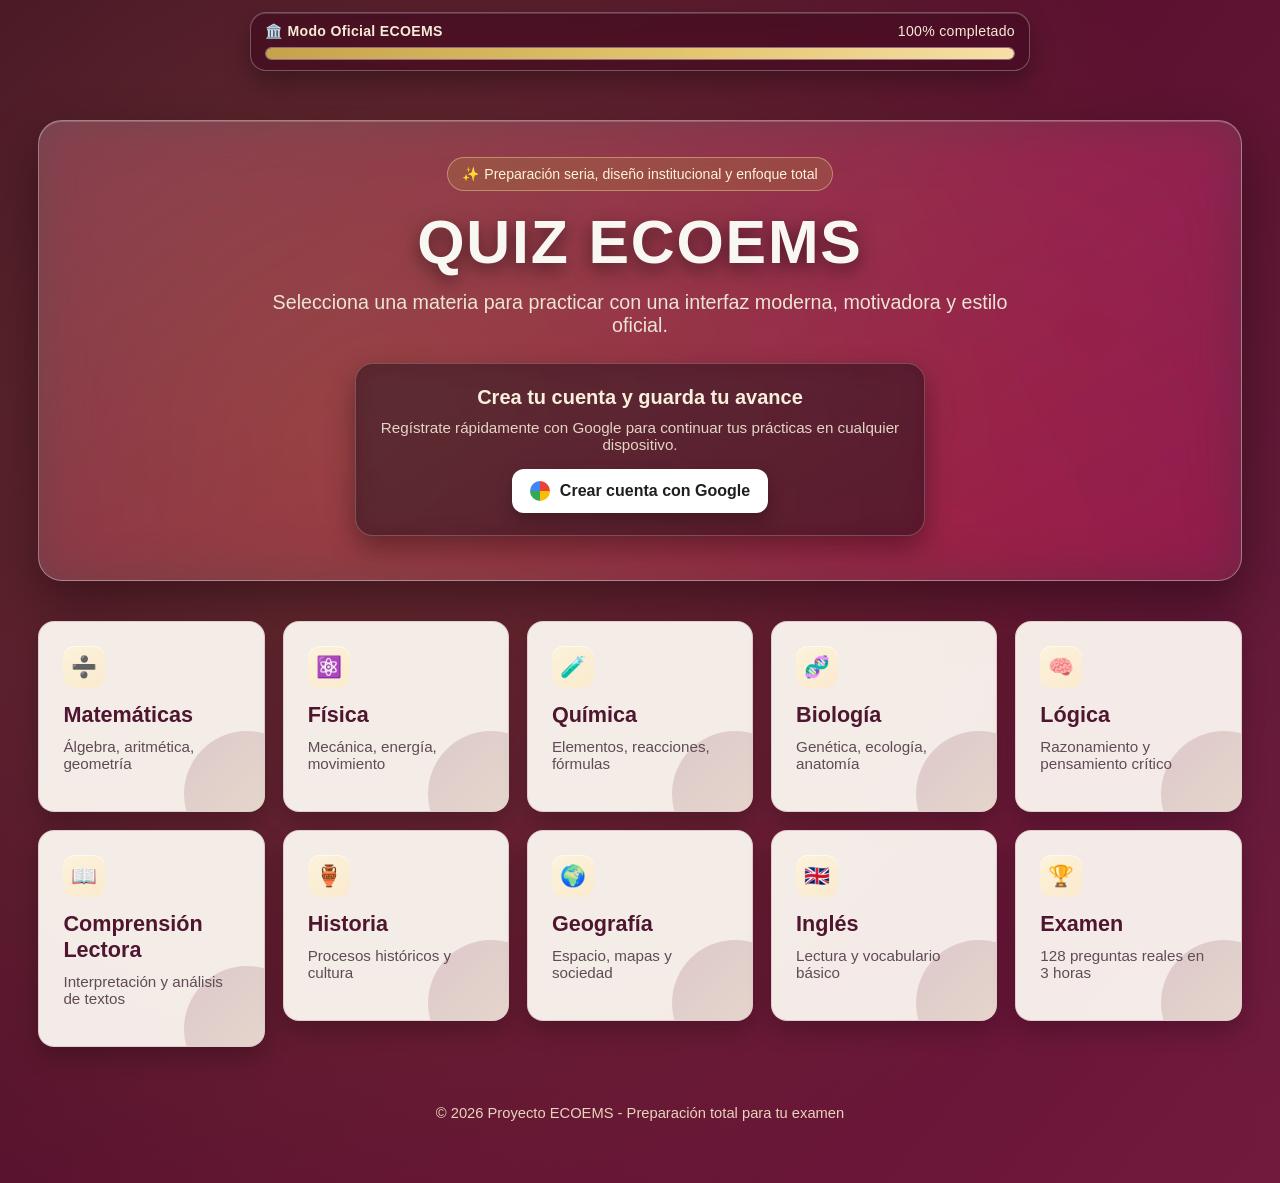
<file: index.html>
<!DOCTYPE html>
<html lang="es">
<head>
  <meta charset="UTF-8">
  <meta name="viewport" content="width=device-width, initial-scale=1.0">
  <title>Quiz ECOEMS</title>
  <style>
    :root {
      --mx-guinda: #611232;
      --mx-guinda-soft: #7a1e44;
      --mx-dorado: #b38e3e;
      --mx-crema: #f6f1e7;
      --mx-verde: #235b4e;
      --text-main: #f9f7f2;
      --text-soft: #ece4d7;
      --card-bg: rgba(255, 252, 246, 0.93);
      --card-title: #4f1630;
      --hud-glass: rgba(60, 15, 32, 0.72);
    }

    * { box-sizing: border-box; }

    body {
      margin: 0;
      min-height: 100vh;
      font-family: 'Inter', 'Segoe UI', Arial, sans-serif;
      color: var(--text-main);
      text-align: center;
      background:
        radial-gradient(circle at 15% 20%, rgba(179, 142, 62, 0.25), transparent 34%),
        radial-gradient(circle at 82% 24%, rgba(35, 91, 78, 0.2), transparent 36%),
        linear-gradient(130deg, #3f0d24, var(--mx-guinda), var(--mx-guinda-soft), #2e0b1a);
      background-size: 180% 180%;
      animation: gradientBG 18s ease infinite;
      overflow-x: hidden;
    }

    @keyframes gradientBG {
      0% { background-position: 0% 50%; }
      50% { background-position: 100% 50%; }
      100% { background-position: 0% 50%; }
    }

    #particles {
      position: fixed;
      inset: 0;
      pointer-events: none;
      z-index: 0;
      overflow: hidden;
    }

    .particle {
      position: absolute;
      border-radius: 50%;
      background: radial-gradient(circle at 30% 30%, rgba(255, 255, 255, 0.8), rgba(255, 255, 255, 0.04));
      animation: floatUp linear infinite;
      opacity: 0;
    }

    @keyframes floatUp {
      0% {
        transform: translateY(15vh) translateX(0) scale(0.6);
        opacity: 0;
      }
      10% { opacity: 0.35; }
      70% { opacity: 0.18; }
      100% {
        transform: translateY(-110vh) translateX(34px) scale(1.15);
        opacity: 0;
      }
    }

    .container {
      width: min(1220px, 94%);
      margin: 0 auto;
      padding: 86px 0 44px;
      position: relative;
      z-index: 2;
    }

    .xp-hud {
      position: fixed;
      top: 12px;
      left: 50%;
      transform: translateX(-50%);
      width: min(780px, 92%);
      padding: 10px 14px;
      border-radius: 16px;
      background: var(--hud-glass);
      backdrop-filter: blur(18px) saturate(165%);
      border: 1px solid rgba(255, 255, 255, 0.28);
      box-shadow: 0 12px 26px rgba(0, 0, 0, 0.3), inset 0 1px 0 rgba(255, 255, 255, 0.16);
      z-index: 12;
    }

    .xp-row {
      display: flex;
      justify-content: space-between;
      gap: 12px;
      align-items: center;
      font-size: 0.88rem;
      color: #f6ebd9;
      margin-bottom: 8px;
      letter-spacing: 0.3px;
    }

    .xp-track {
      width: 100%;
      height: 13px;
      border-radius: 999px;
      background: rgba(255, 255, 255, 0.2);
      overflow: hidden;
      border: 1px solid rgba(255, 255, 255, 0.24);
    }

    .xp-fill {
      width: 0%;
      height: 100%;
      border-radius: inherit;
      background: linear-gradient(90deg, #c7a24d, #e3c46e 55%, #f7dfa8);
      box-shadow: 0 0 14px rgba(233, 199, 120, 0.8);
      transition: width 0.45s ease;
    }

    .hero {
      margin-top: 34px;
      padding: 36px 24px;
      border-radius: 24px;
      background: linear-gradient(150deg, rgba(255, 255, 255, 0.18), rgba(255, 255, 255, 0.06));
      backdrop-filter: blur(24px) saturate(170%);
      -webkit-backdrop-filter: blur(24px) saturate(170%);
      border: 1px solid rgba(255, 255, 255, 0.35);
      box-shadow: 0 24px 52px rgba(17, 3, 8, 0.45), inset 0 1px 0 rgba(255, 255, 255, 0.18);
      animation: fadeSlideDown 0.8s ease both;
    }

    @keyframes fadeSlideDown {
      from { opacity: 0; transform: translateY(-14px); }
      to { opacity: 1; transform: translateY(0); }
    }

    .badge {
      display: inline-flex;
      align-items: center;
      gap: 8px;
      padding: 8px 14px;
      border-radius: 999px;
      margin-bottom: 16px;
      font-size: 0.88rem;
      background: rgba(179, 142, 62, 0.25);
      border: 1px solid rgba(245, 226, 171, 0.42);
      color: #fff3d9;
    }

    header h1 {
      font-size: clamp(2.2rem, 5vw, 3.8rem);
      margin: 0;
      letter-spacing: 1.8px;
      text-transform: uppercase;
      text-shadow: 0 6px 18px rgba(0, 0, 0, 0.52);
    }

    header p {
      max-width: 780px;
      margin: 14px auto 0;
      font-size: clamp(1rem, 2.3vw, 1.23rem);
      color: var(--text-soft);
    }

    .auth-card {
      width: min(570px, 100%);
      margin: 26px auto 8px;
      padding: 22px 20px;
      border-radius: 18px;
      background: rgba(33, 7, 18, 0.55);
      border: 1px solid rgba(255, 255, 255, 0.22);
      box-shadow: 0 12px 28px rgba(0, 0, 0, 0.34);
      backdrop-filter: blur(13px);
      animation: fadeSlideUp 0.9s ease both;
      animation-delay: 120ms;
    }

    .auth-card h2 {
      margin: 0 0 10px;
      font-size: 1.25rem;
      color: #f9efdd;
    }

    .auth-card p {
      margin: 0 0 16px;
      font-size: 0.95rem;
      color: #e4d6c5;
    }

    .google-btn {
      position: relative;
      overflow: hidden;
      display: inline-flex;
      align-items: center;
      justify-content: center;
      gap: 10px;
      padding: 12px 18px;
      border-radius: 12px;
      background: #fff;
      color: #1f1f1f;
      font-weight: 700;
      box-shadow: 0 8px 16px rgba(0, 0, 0, 0.25);
      transition: transform 0.18s ease, box-shadow 0.2s ease, filter 0.2s ease;
    }

    .google-btn:hover {
      transform: translateY(-2px);
      box-shadow: 0 14px 24px rgba(0, 0, 0, 0.34);
      filter: brightness(1.02);
    }

    .google-btn:active,
    .google-btn.pressed {
      transform: translateY(1px) scale(0.985);
      box-shadow: 0 6px 10px rgba(0, 0, 0, 0.2);
    }

    .google-btn .ripple {
      position: absolute;
      width: 14px;
      height: 14px;
      border-radius: 50%;
      background: rgba(66, 133, 244, 0.25);
      transform: scale(0);
      animation: ripple 0.52s ease-out;
      pointer-events: none;
    }

    @keyframes ripple {
      to {
        transform: scale(16);
        opacity: 0;
      }
    }

    .google-icon {
      width: 20px;
      height: 20px;
      border-radius: 50%;
      background: conic-gradient(#ea4335 0 90deg, #fbbc05 90deg 180deg, #34a853 180deg 270deg, #4285f4 270deg 360deg);
    }

    .materias {
      display: grid;
      grid-template-columns: repeat(auto-fit, minmax(220px, 1fr));
      gap: 18px;
      margin: 40px auto 0;
      text-align: left;
    }

    .card {
      --mx: 50%;
      --my: 50%;
      background: var(--card-bg);
      color: #2c3445;
      min-height: 176px;
      padding: 24px;
      border-radius: 16px;
      box-shadow: 0 10px 24px rgba(0, 0, 0, 0.24);
      transition: transform 0.35s ease, opacity 0.45s ease, box-shadow 0.3s ease;
      opacity: 0;
      transform: translateY(36px);
      border: 1px solid rgba(97, 18, 50, 0.14);
      position: relative;
      overflow: hidden;
      isolation: isolate;
    }

    .card::before {
      content: "";
      position: absolute;
      inset: 0;
      background: radial-gradient(circle at var(--mx) var(--my), rgba(179, 142, 62, 0.45), transparent 42%);
      opacity: 0;
      transition: opacity 0.24s ease;
      z-index: 0;
      pointer-events: none;
    }

    .card:hover::before {
      opacity: 1;
    }

    .card::after {
      content: "";
      position: absolute;
      inset: auto -46px -46px auto;
      width: 126px;
      height: 126px;
      border-radius: 50%;
      background: linear-gradient(135deg, rgba(97, 18, 50, 0.16), rgba(179, 142, 62, 0.16));
      z-index: 0;
    }

    .card.visible {
      opacity: 1;
      transform: translateY(0);
      animation: fadeSlideUp 0.55s ease both;
    }

    @keyframes fadeSlideUp {
      from { opacity: 0; transform: translateY(26px); }
      to { opacity: 1; transform: translateY(0); }
    }

    .card:hover {
      transform: translateY(-8px);
      box-shadow: 0 18px 36px rgba(36, 6, 19, 0.32), 0 0 26px rgba(179, 142, 62, 0.32);
    }

    .card h2,
    .card p,
    .card .subject-icon {
      position: relative;
      z-index: 1;
    }

    .subject-icon {
      display: inline-flex;
      align-items: center;
      justify-content: center;
      width: 42px;
      height: 42px;
      font-size: 1.3rem;
      border-radius: 12px;
      margin-bottom: 14px;
      background: linear-gradient(145deg, rgba(252, 243, 219, 0.95), rgba(255, 234, 189, 0.6));
      box-shadow: inset 0 1px 0 rgba(255, 255, 255, 0.65);
    }

    .card h2 {
      margin: 0;
      font-size: 1.35rem;
      color: var(--card-title);
    }

    .card p {
      margin-top: 10px;
      font-size: 0.95rem;
      color: #5f4c55;
    }

    a {
      text-decoration: none;
      color: inherit;
    }

    footer {
      margin-top: 40px;
      padding: 18px;
      font-size: 0.92rem;
      color: #f0dfc1;
      opacity: 0.95;
    }

    @media (max-width: 600px) {
      .container { padding-top: 100px; }
      .hero { padding: 28px 16px; }
      .auth-card { padding: 18px 14px; }
      .materias { gap: 14px; }
      .card { min-height: 152px; }
      .xp-row { font-size: 0.82rem; }
    }
  </style>
</head>
<body>
  <div id="particles" aria-hidden="true"></div>

  <div class="xp-hud" aria-label="Progreso de estudio">
    <div class="xp-row">
      <strong>🏛️ Modo Oficial ECOEMS</strong>
      <span id="xp-label">0% completado</span>
    </div>
    <div class="xp-track" role="progressbar" aria-valuemin="0" aria-valuemax="100" aria-valuenow="0" aria-label="Progreso de materias vistas">
      <div class="xp-fill" id="xp-fill"></div>
    </div>
  </div>

  <div class="container">
    <header class="hero">
      <span class="badge">✨ Preparación seria, diseño institucional y enfoque total</span>
      <h1>Quiz ECOEMS</h1>
      <p>Selecciona una materia para practicar con una interfaz moderna, motivadora y estilo oficial.</p>

      <section class="auth-card" aria-label="Registro de cuenta">
        <h2>Crea tu cuenta y guarda tu avance</h2>
        <p>Regístrate rápidamente con Google para continuar tus prácticas en cualquier dispositivo.</p>
        <a class="google-btn" id="google-btn" href="https://accounts.google.com/" target="_blank" rel="noopener noreferrer" aria-label="Crear cuenta con Google">
          <span class="google-icon" aria-hidden="true"></span>
          Crear cuenta con Google
        </a>
      </section>
    </header>

    <div class="materias">
      <a href="matematicas.html"><div class="card"><span class="subject-icon" aria-hidden="true">➗</span><h2>Matemáticas</h2><p>Álgebra, aritmética, geometría</p></div></a>
      <a href="fisica.html"><div class="card"><span class="subject-icon" aria-hidden="true">⚛️</span><h2>Física</h2><p>Mecánica, energía, movimiento</p></div></a>
      <a href="quimica.html"><div class="card"><span class="subject-icon" aria-hidden="true">🧪</span><h2>Química</h2><p>Elementos, reacciones, fórmulas</p></div></a>
      <a href="biologia.html"><div class="card"><span class="subject-icon" aria-hidden="true">🧬</span><h2>Biología</h2><p>Genética, ecología, anatomía</p></div></a>
      <a href="logica.html"><div class="card"><span class="subject-icon" aria-hidden="true">🧠</span><h2>Lógica</h2><p>Razonamiento y pensamiento crítico</p></div></a>
      <a href="https://g88805761-cmyk.github.io/Ecoems/CL.html"><div class="card"><span class="subject-icon" aria-hidden="true">📖</span><h2>Comprensión Lectora</h2><p>Interpretación y análisis de textos</p></div></a>
      <a href="https://g88805761-cmyk.github.io/Ecoems/simulador%20de%20historia/historia.html"><div class="card"><span class="subject-icon" aria-hidden="true">🏺</span><h2>Historia</h2><p>Procesos históricos y cultura</p></div></a>
      <a href="geografia.html"><div class="card"><span class="subject-icon" aria-hidden="true">🌍</span><h2>Geografía</h2><p>Espacio, mapas y sociedad</p></div></a>
      <a href="https://g88805761-cmyk.github.io/Ecoems/ingles.html"><div class="card"><span class="subject-icon" aria-hidden="true">🇬🇧</span><h2>Inglés</h2><p>Lectura y vocabulario básico</p></div></a>
      <a href="https://g88805761-cmyk.github.io/Ecoems/simulador_ecoems_unam.html"><div class="card"><span class="subject-icon" aria-hidden="true">🏆</span><h2>Examen</h2><p>128 preguntas reales en 3 horas</p></div></a>
    </div>

    <footer>
      © 2026 Proyecto ECOEMS - Preparación total para tu examen
    </footer>
  </div>

  <script>
    const cards = document.querySelectorAll('.card');
    const xpFill = document.getElementById('xp-fill');
    const xpLabel = document.getElementById('xp-label');
    const xpTrack = document.querySelector('.xp-track');
    const googleBtn = document.getElementById('google-btn');
    const particlesContainer = document.getElementById('particles');

    const updateProgress = () => {
      const total = cards.length;
      const seen = document.querySelectorAll('.card.seen').length;
      const percent = Math.round((seen / total) * 100);
      xpFill.style.width = `${percent}%`;
      xpLabel.textContent = `${percent}% completado`;
      xpTrack.setAttribute('aria-valuenow', String(percent));
    };

    const observer = new IntersectionObserver((entries) => {
      entries.forEach((entry) => {
        if (entry.isIntersecting) {
          entry.target.classList.add('visible', 'seen');
          updateProgress();
        }
      });
    }, { threshold: 0.25 });

    cards.forEach((card, i) => {
      observer.observe(card);
      card.style.animationDelay = `${i * 40}ms`;
      card.addEventListener('mousemove', (event) => {
        const rect = card.getBoundingClientRect();
        const x = ((event.clientX - rect.left) / rect.width) * 100;
        const y = ((event.clientY - rect.top) / rect.height) * 100;
        card.style.setProperty('--mx', `${x}%`);
        card.style.setProperty('--my', `${y}%`);
      });
    });

    googleBtn.addEventListener('click', (event) => {
      googleBtn.classList.add('pressed');
      setTimeout(() => googleBtn.classList.remove('pressed'), 160);

      const ripple = document.createElement('span');
      ripple.className = 'ripple';
      const rect = googleBtn.getBoundingClientRect();
      ripple.style.left = `${event.clientX - rect.left}px`;
      ripple.style.top = `${event.clientY - rect.top}px`;
      googleBtn.appendChild(ripple);
      setTimeout(() => ripple.remove(), 520);
    });

    const createParticles = (count = 38) => {
      for (let i = 0; i < count; i++) {
        const dot = document.createElement('span');
        dot.className = 'particle';
        const size = Math.random() * 5 + 3;
        dot.style.width = `${size}px`;
        dot.style.height = `${size}px`;
        dot.style.left = `${Math.random() * 100}%`;
        dot.style.bottom = `${Math.random() * -100}px`;
        dot.style.animationDuration = `${Math.random() * 12 + 12}s`;
        dot.style.animationDelay = `${Math.random() * 10}s`;
        particlesContainer.appendChild(dot);
      }
    };

    createParticles();
    updateProgress();
  </script>
</body>
</html>
</file>
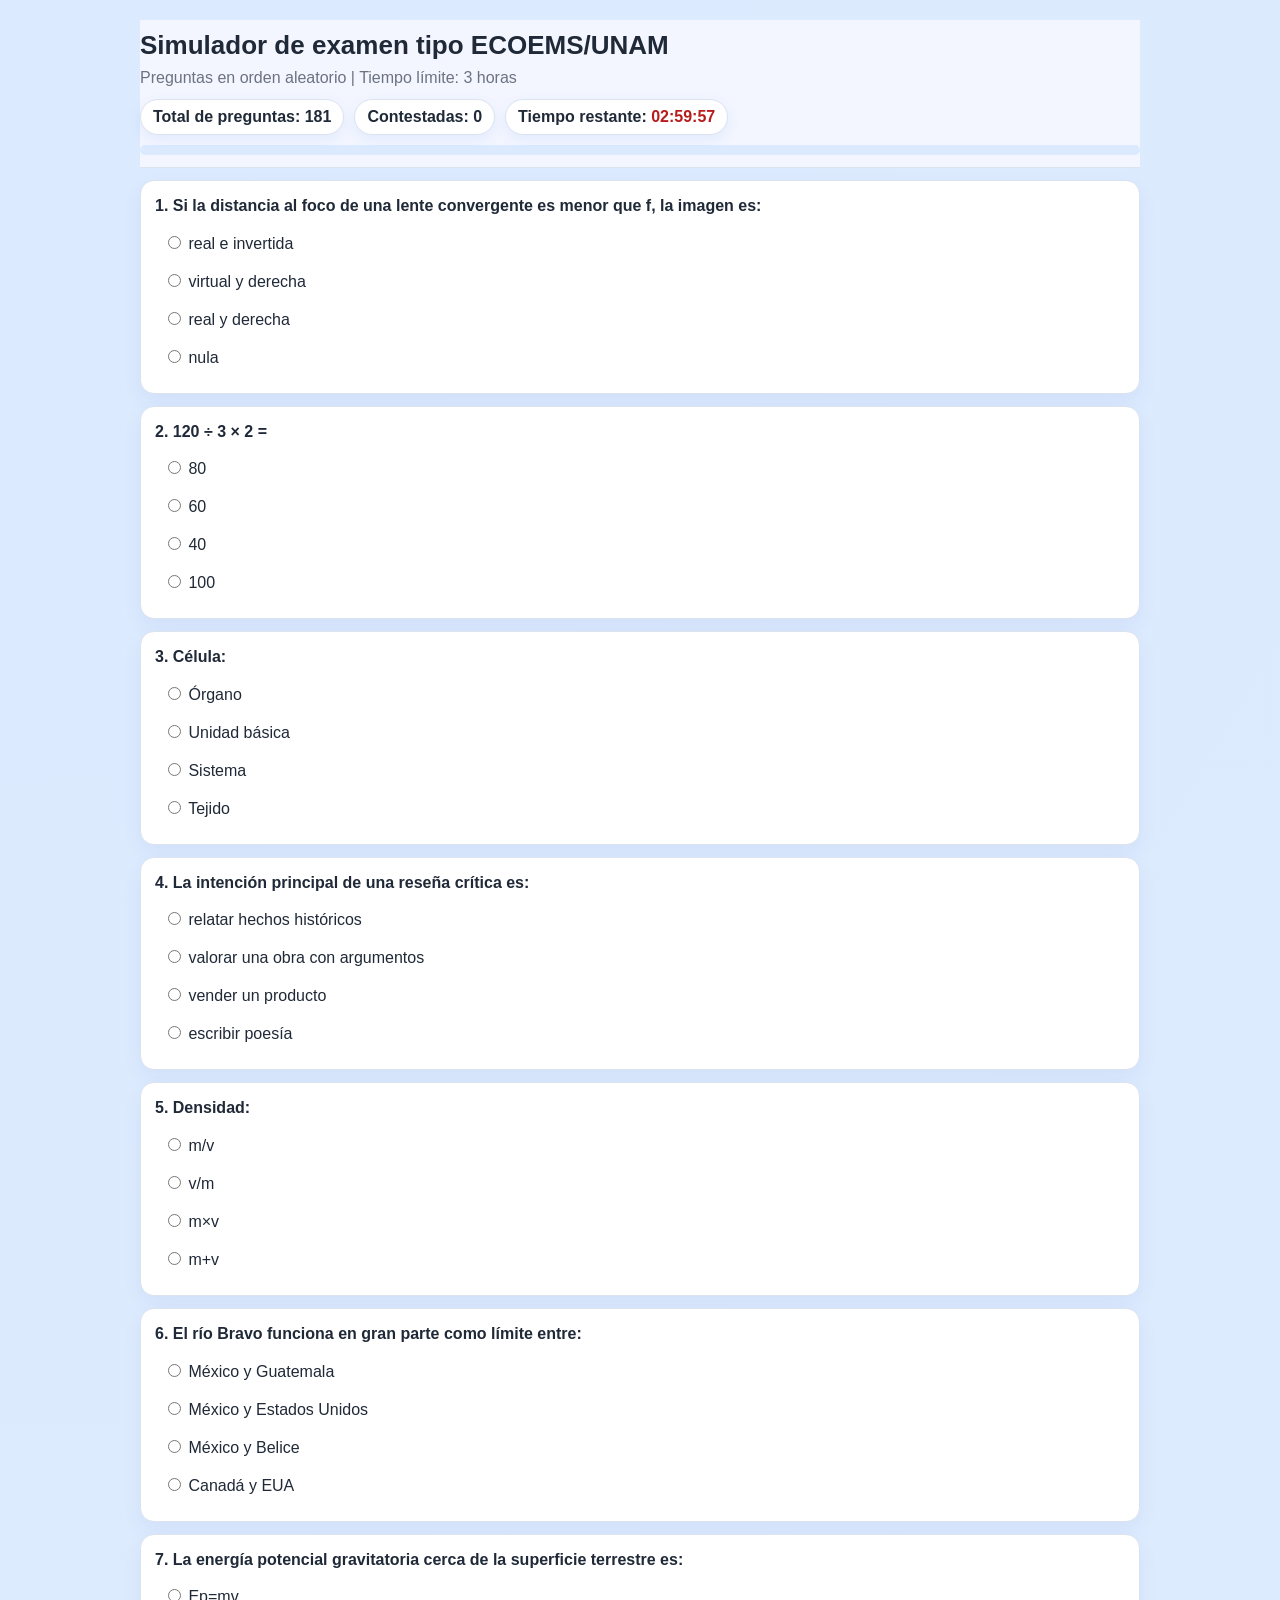
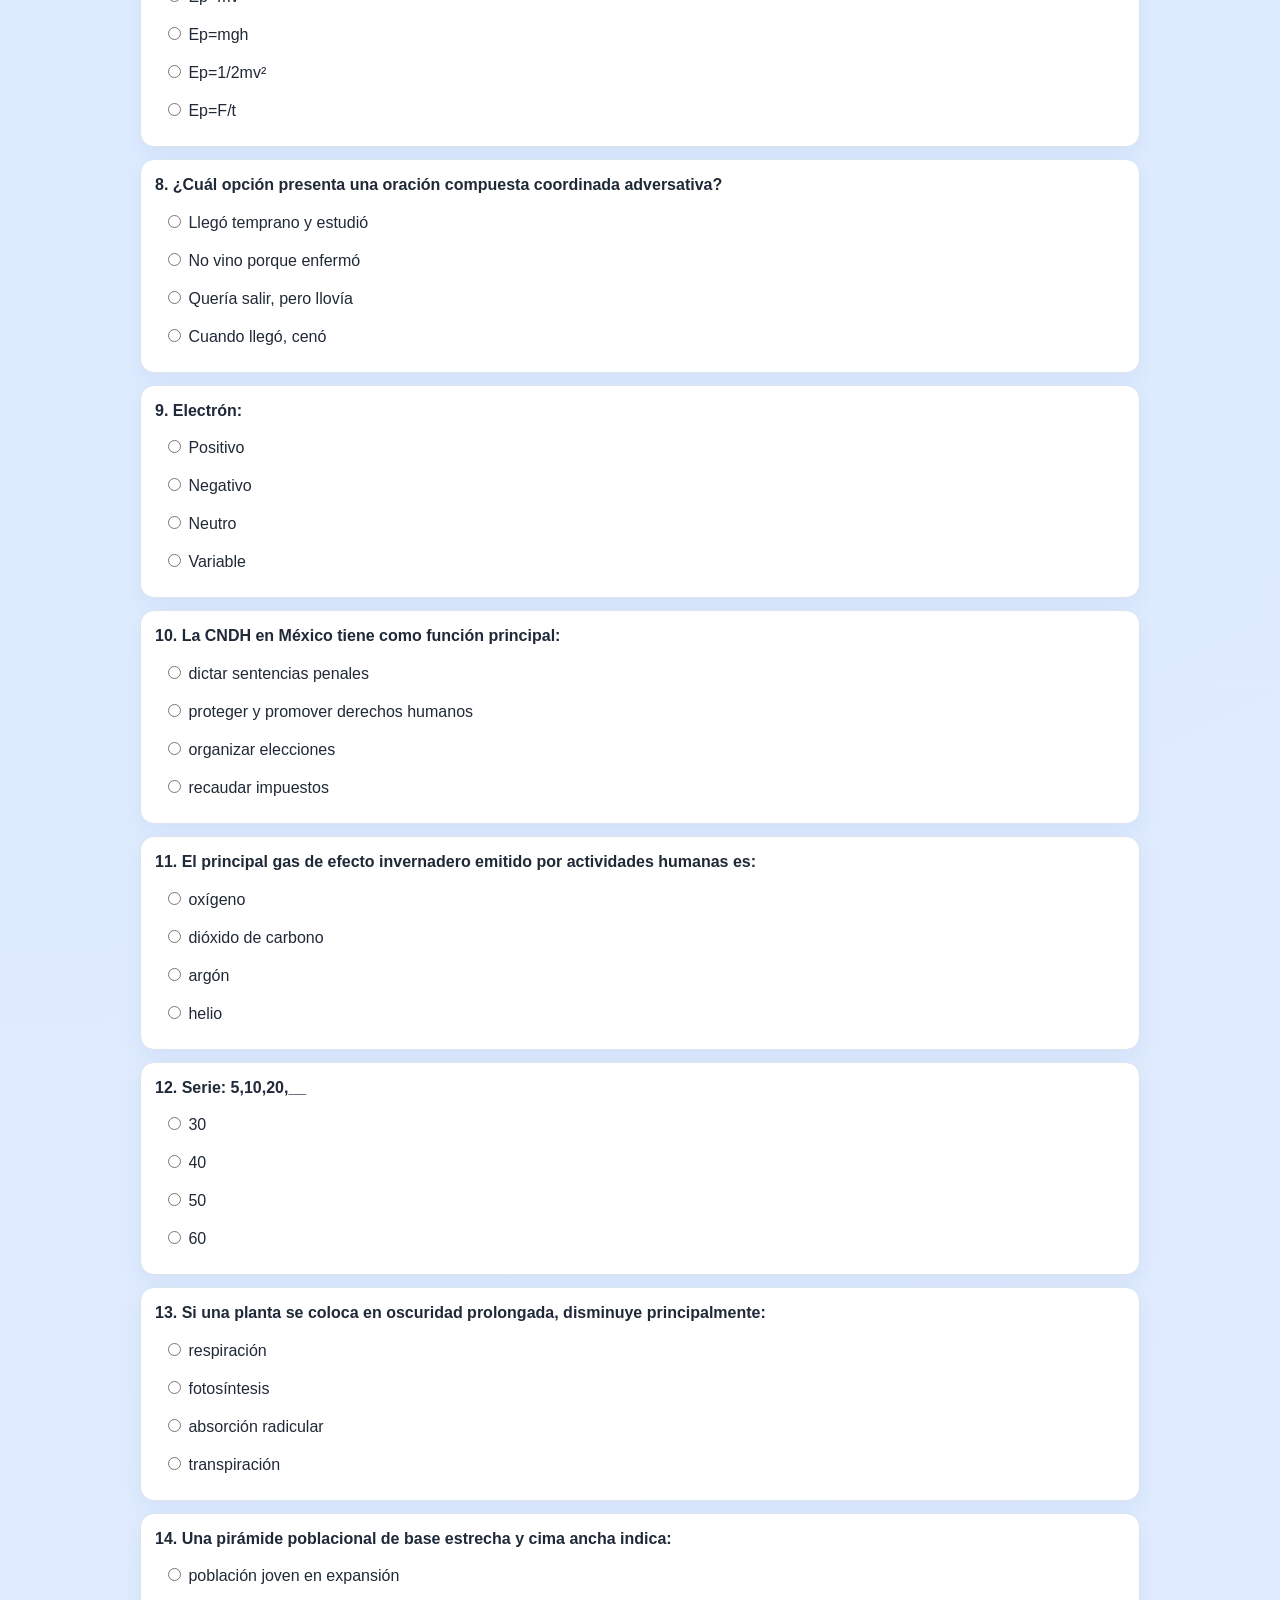
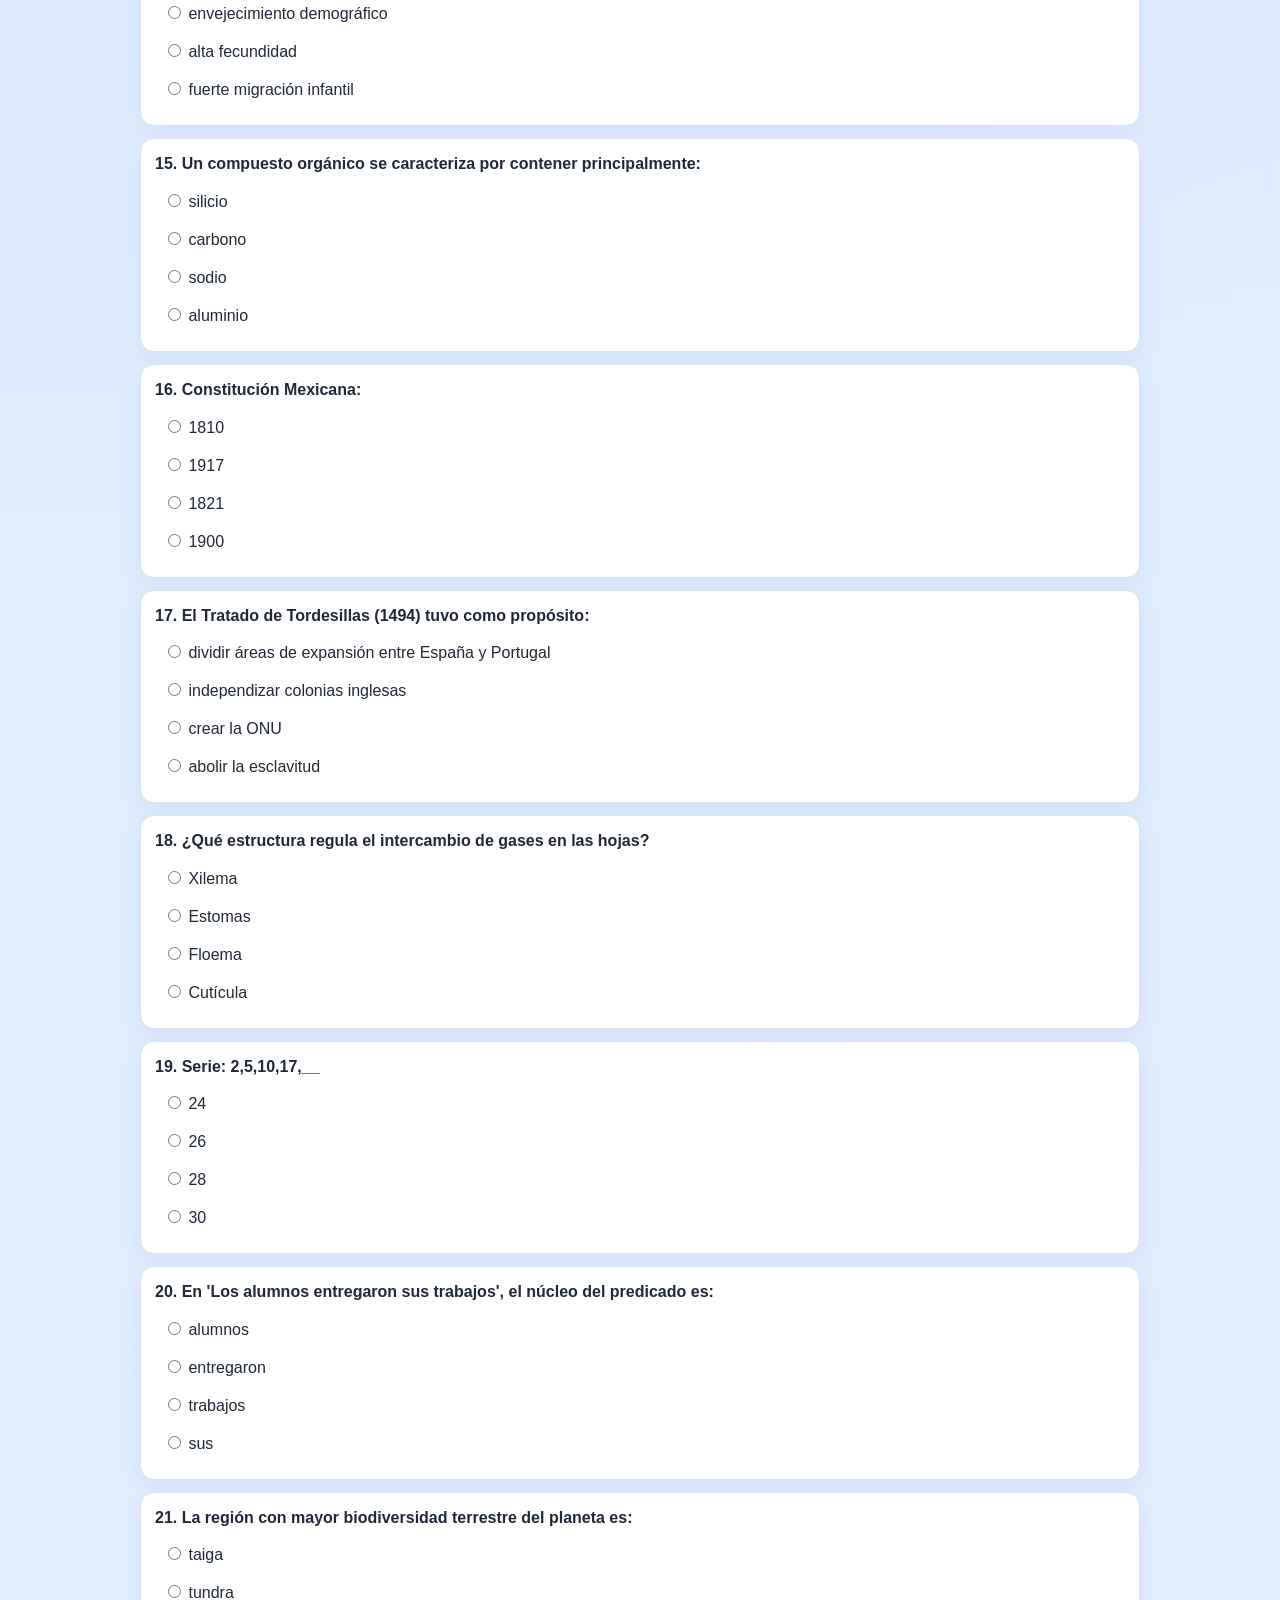
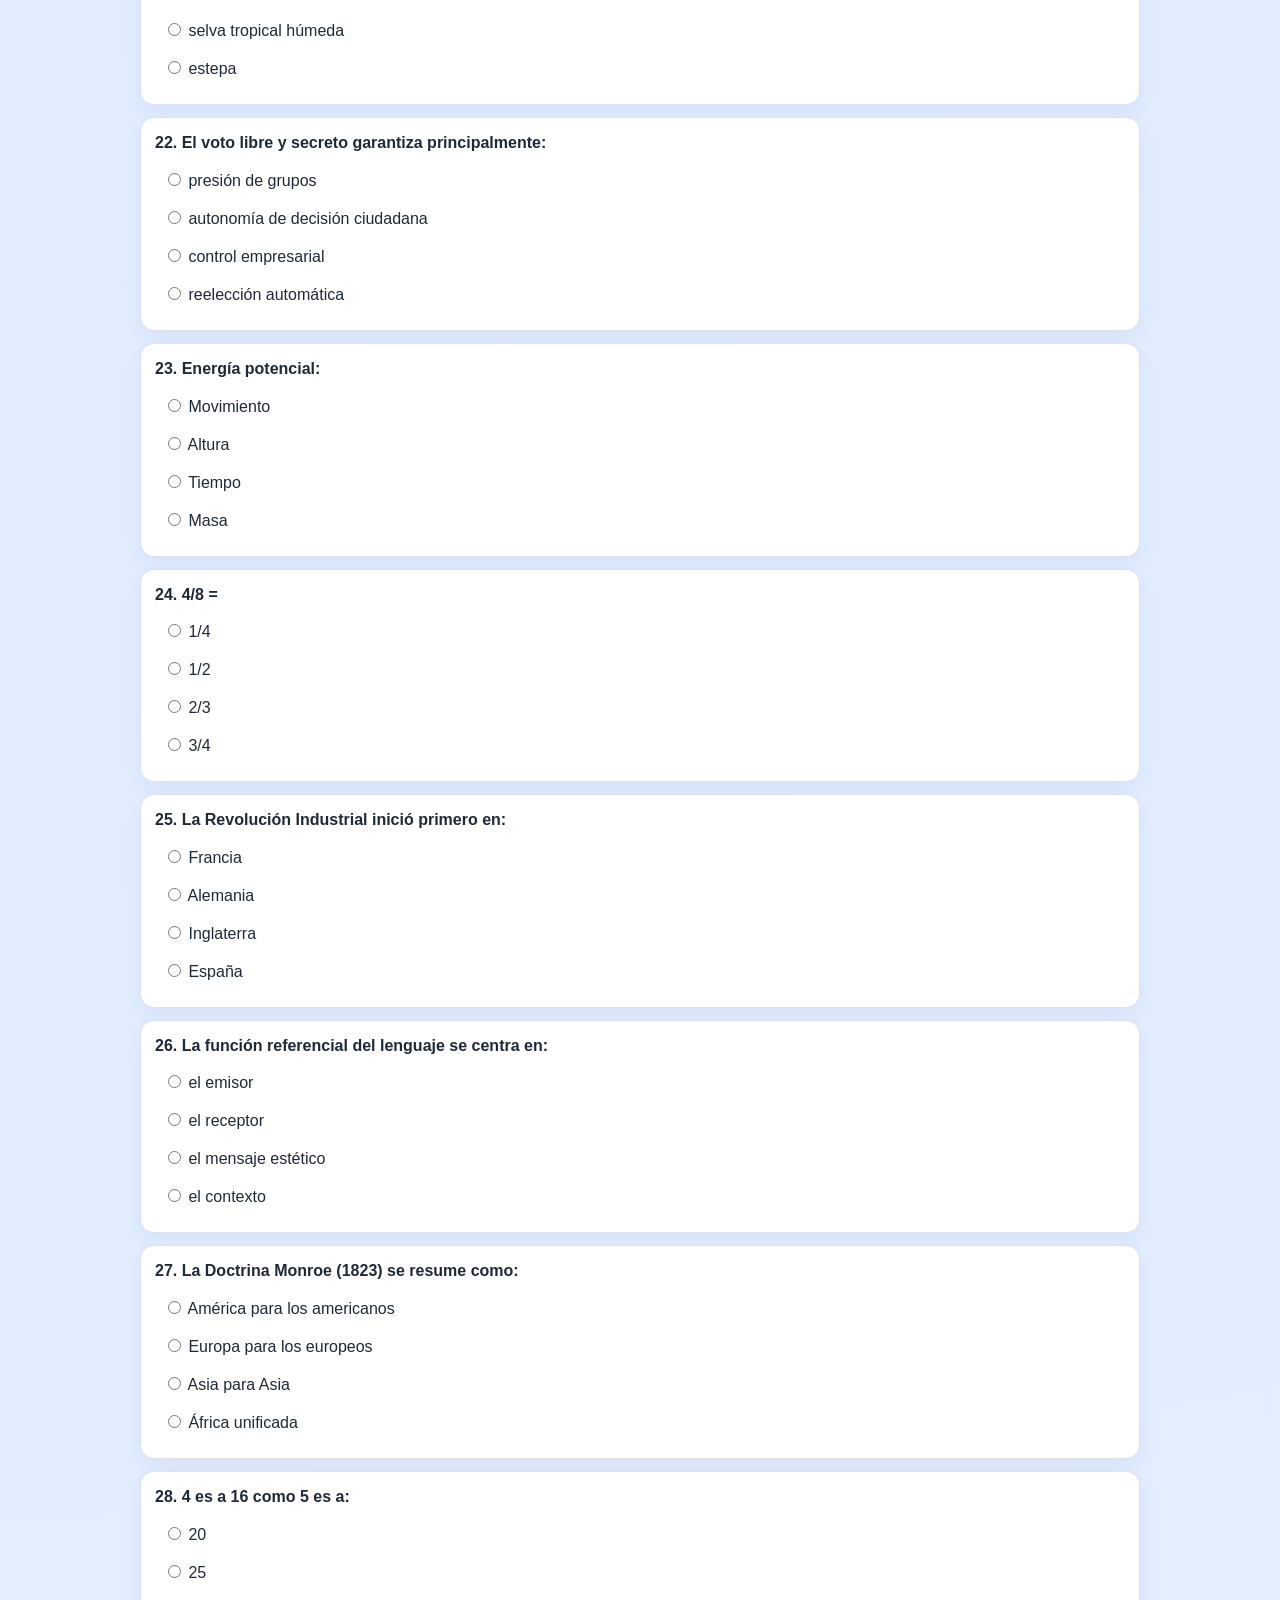
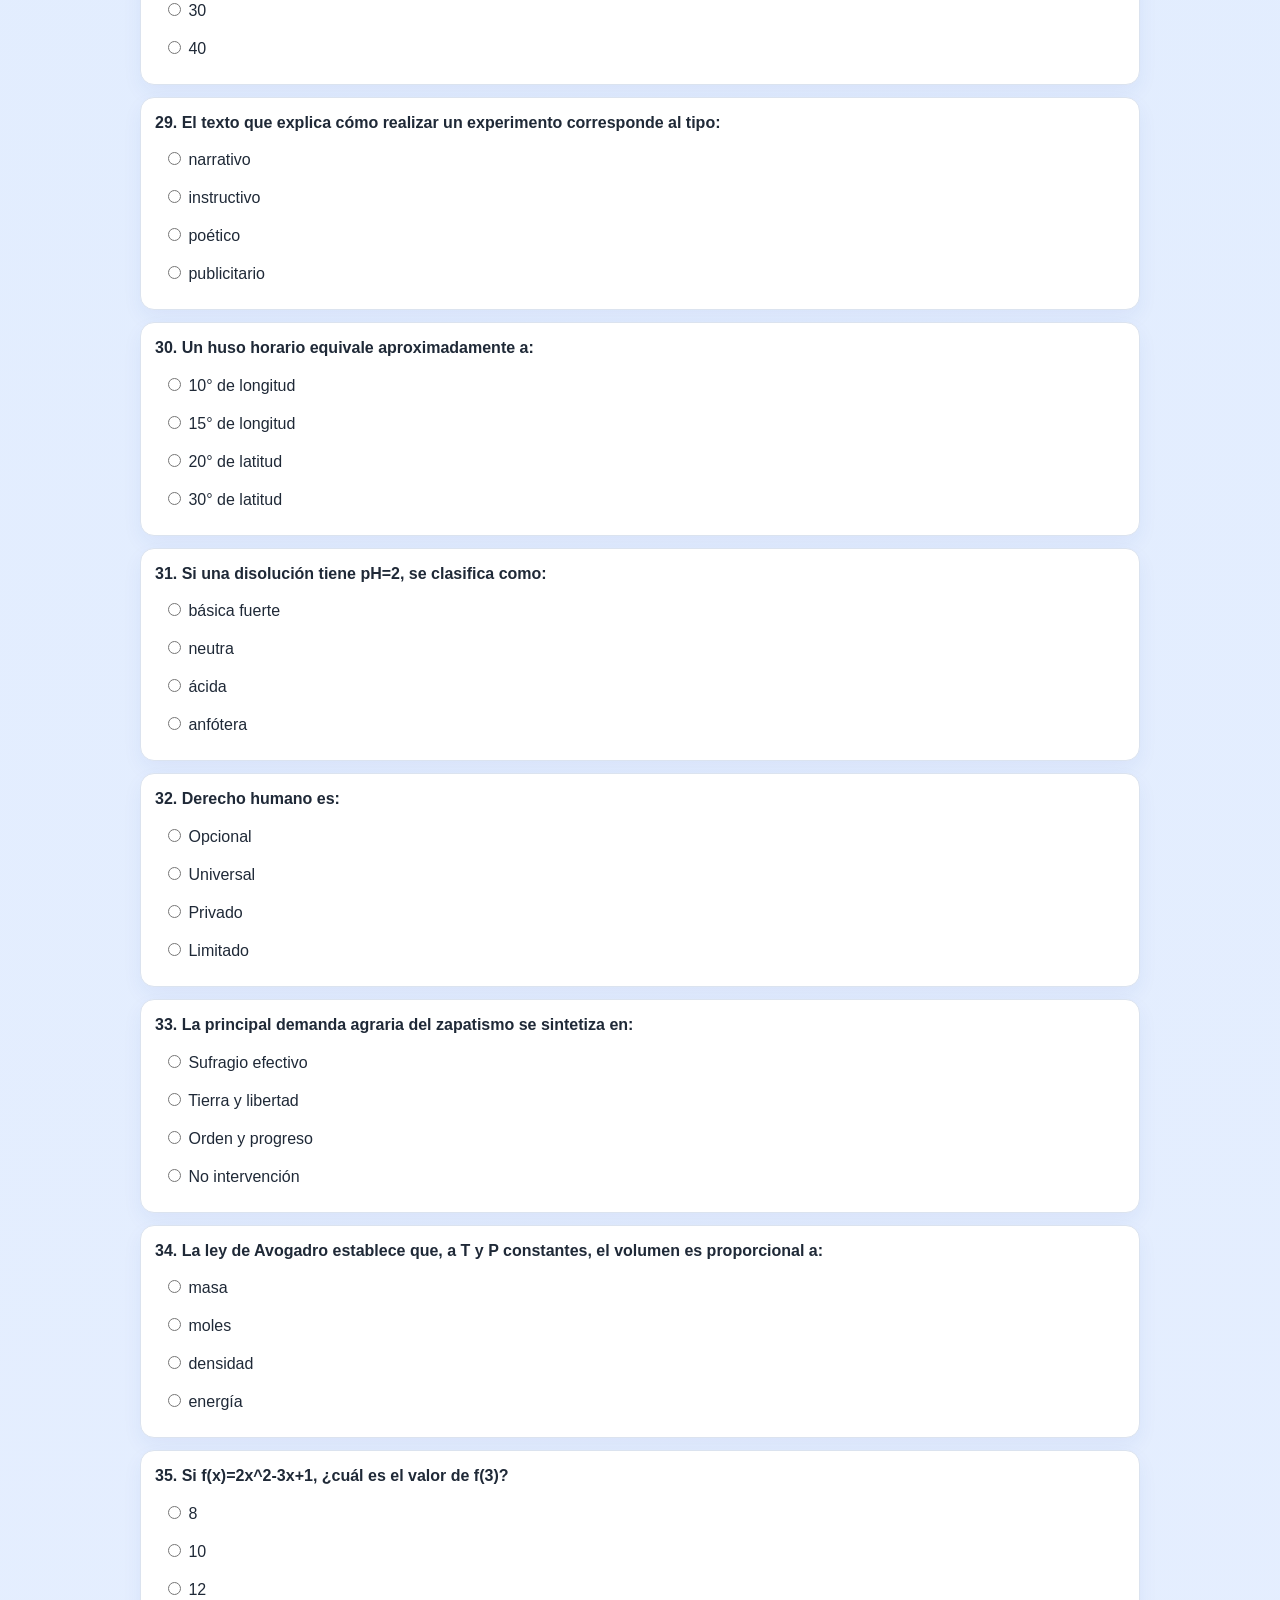
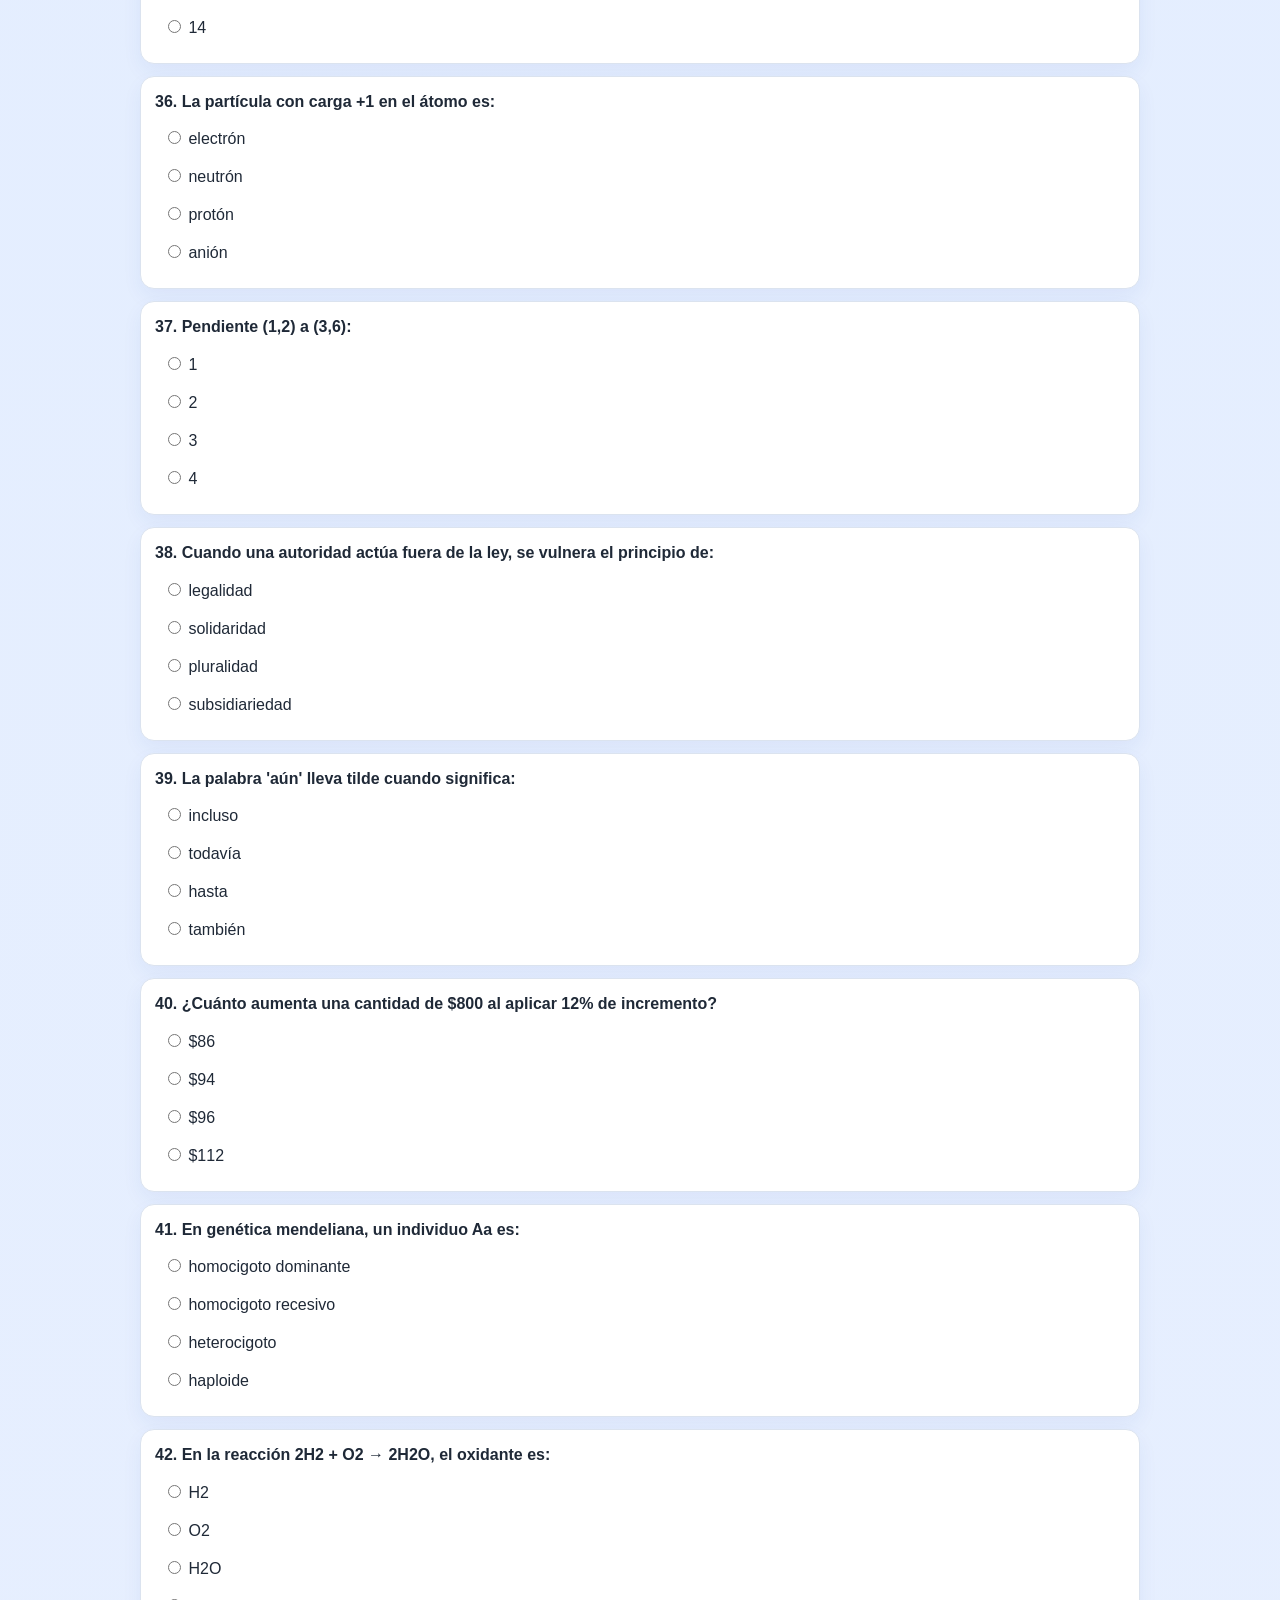
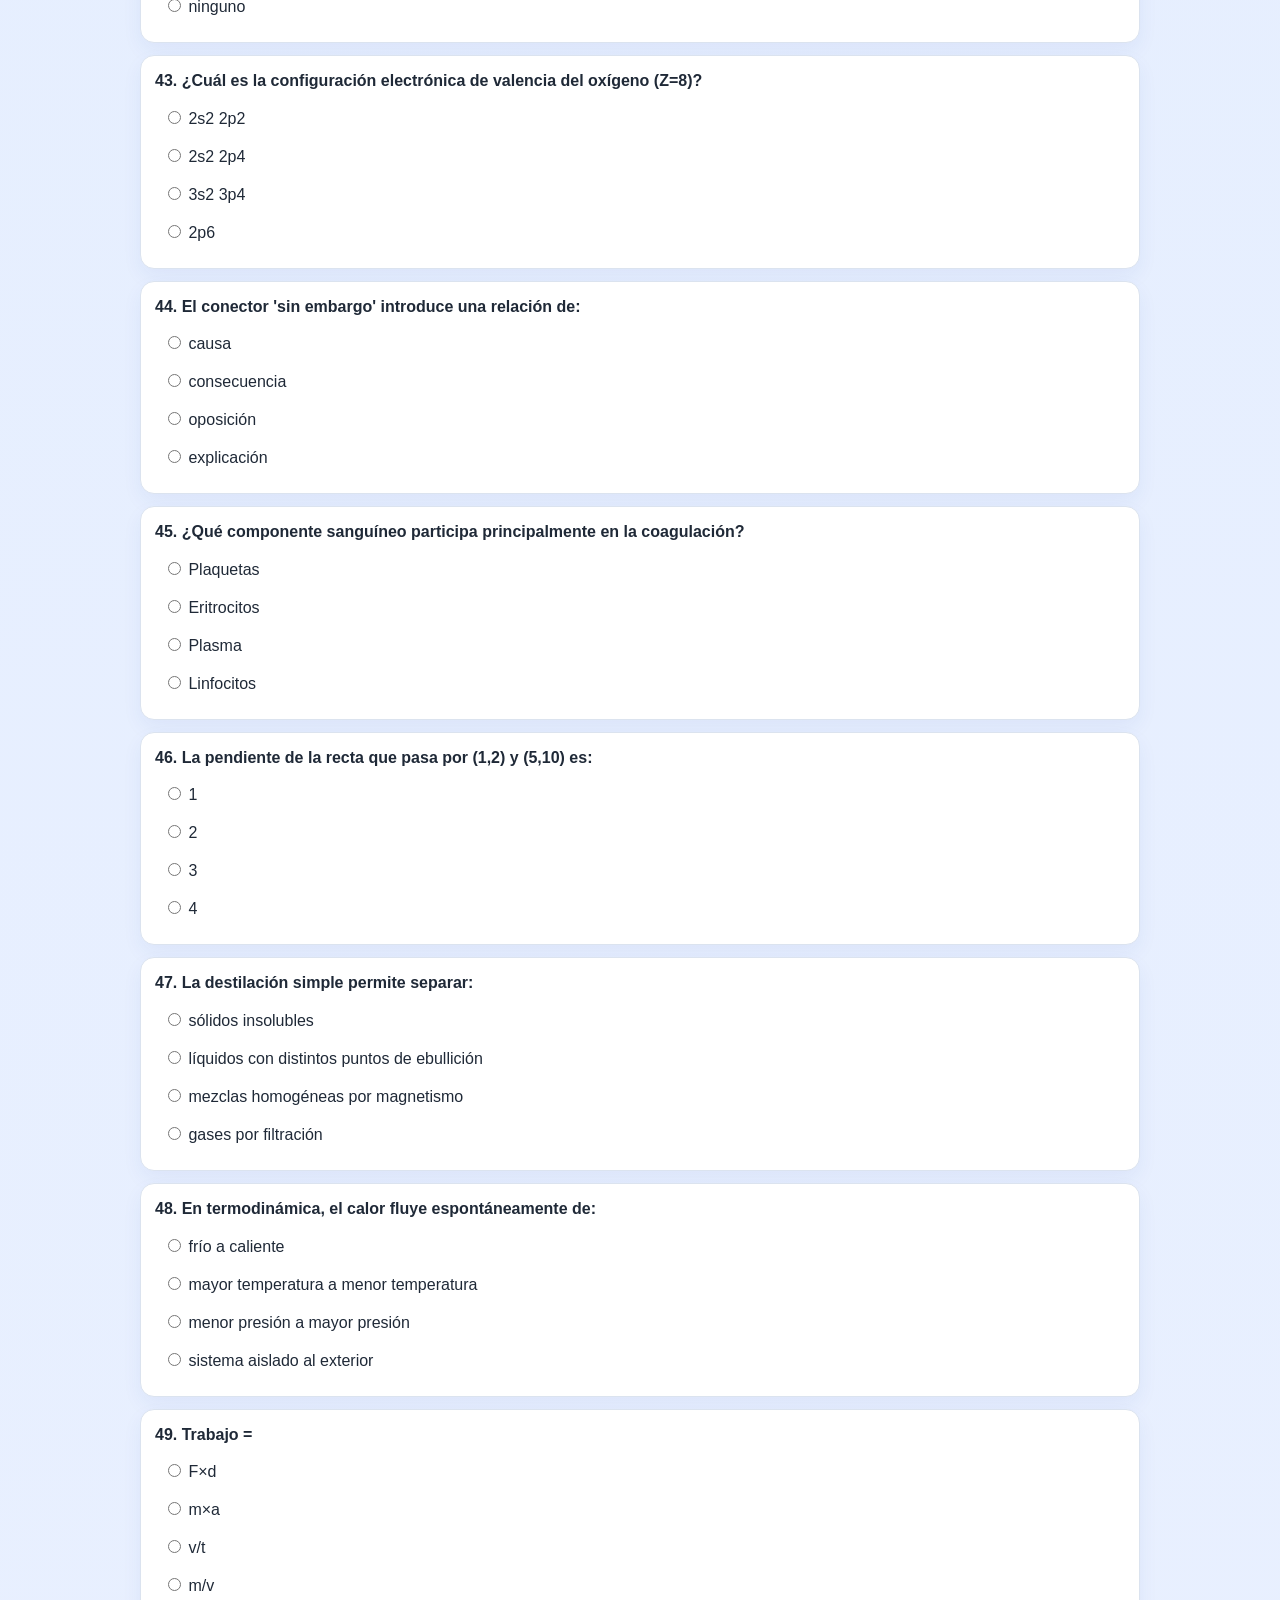
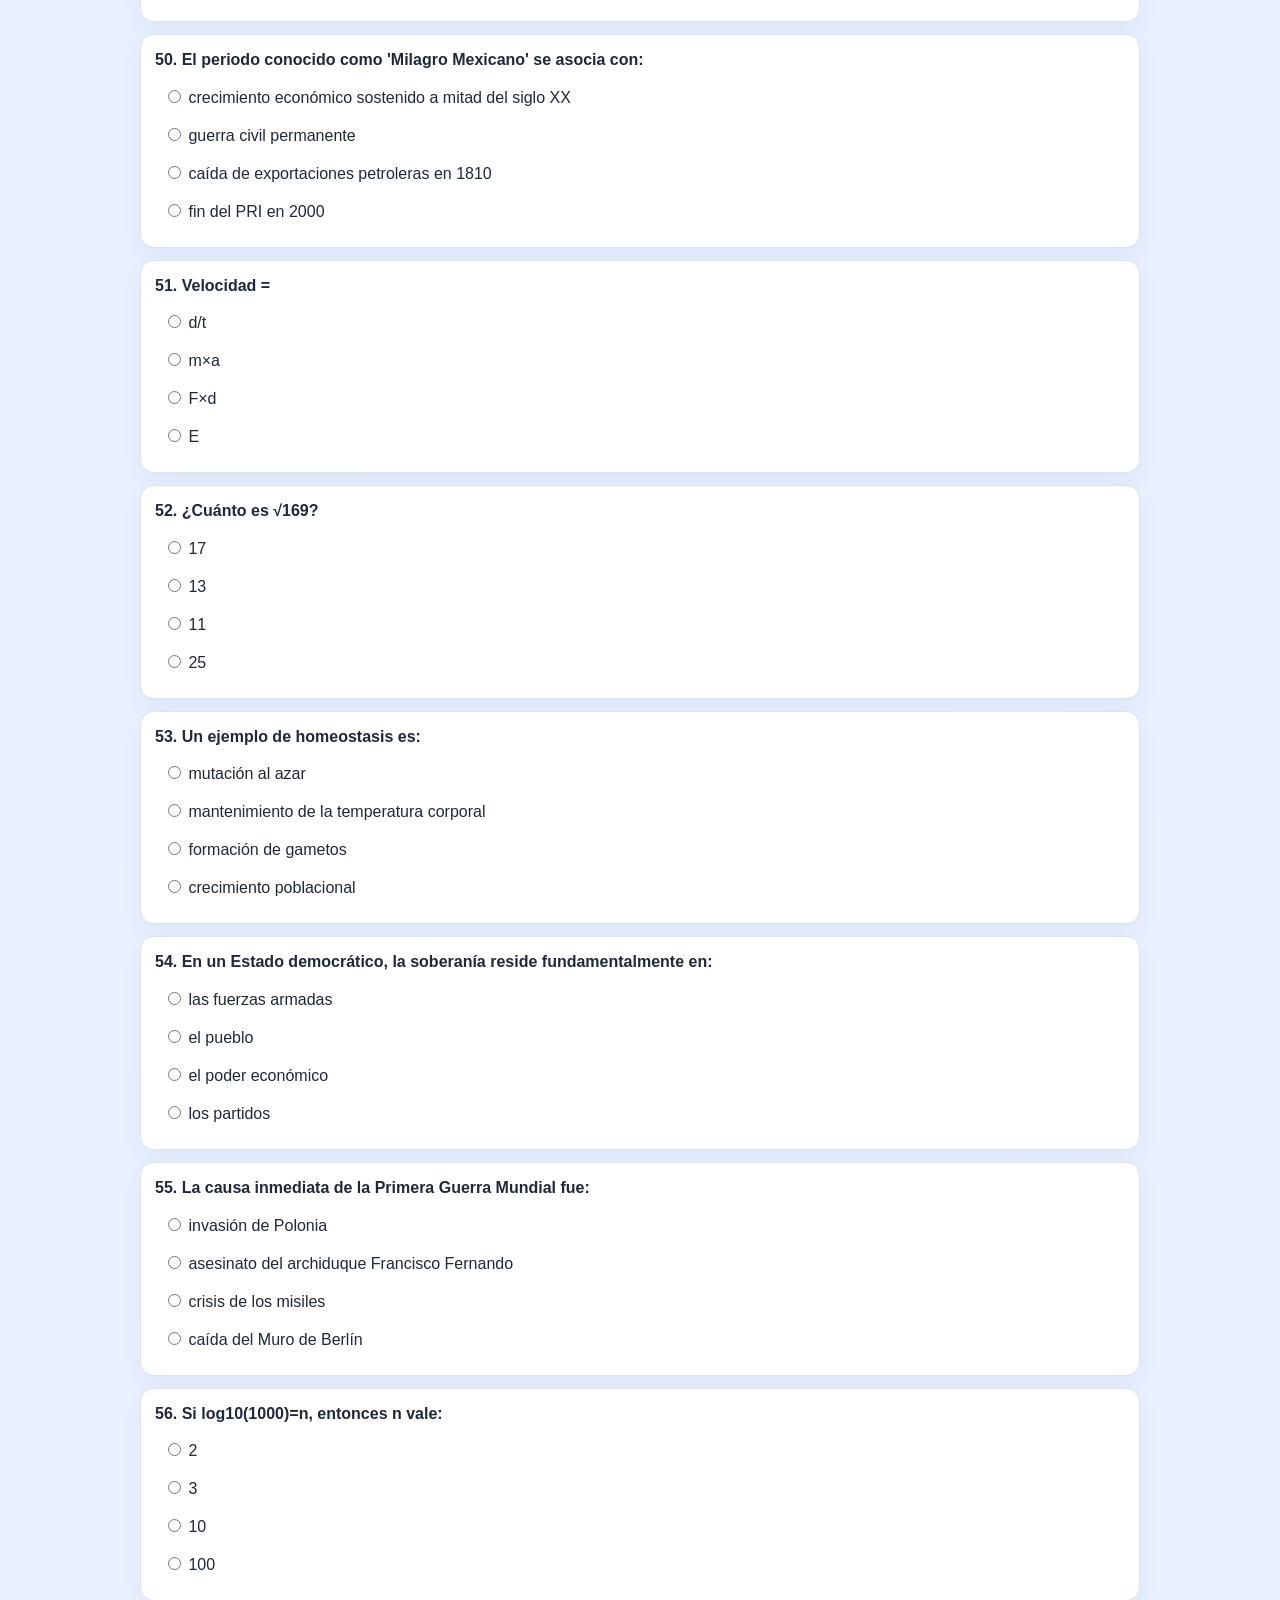
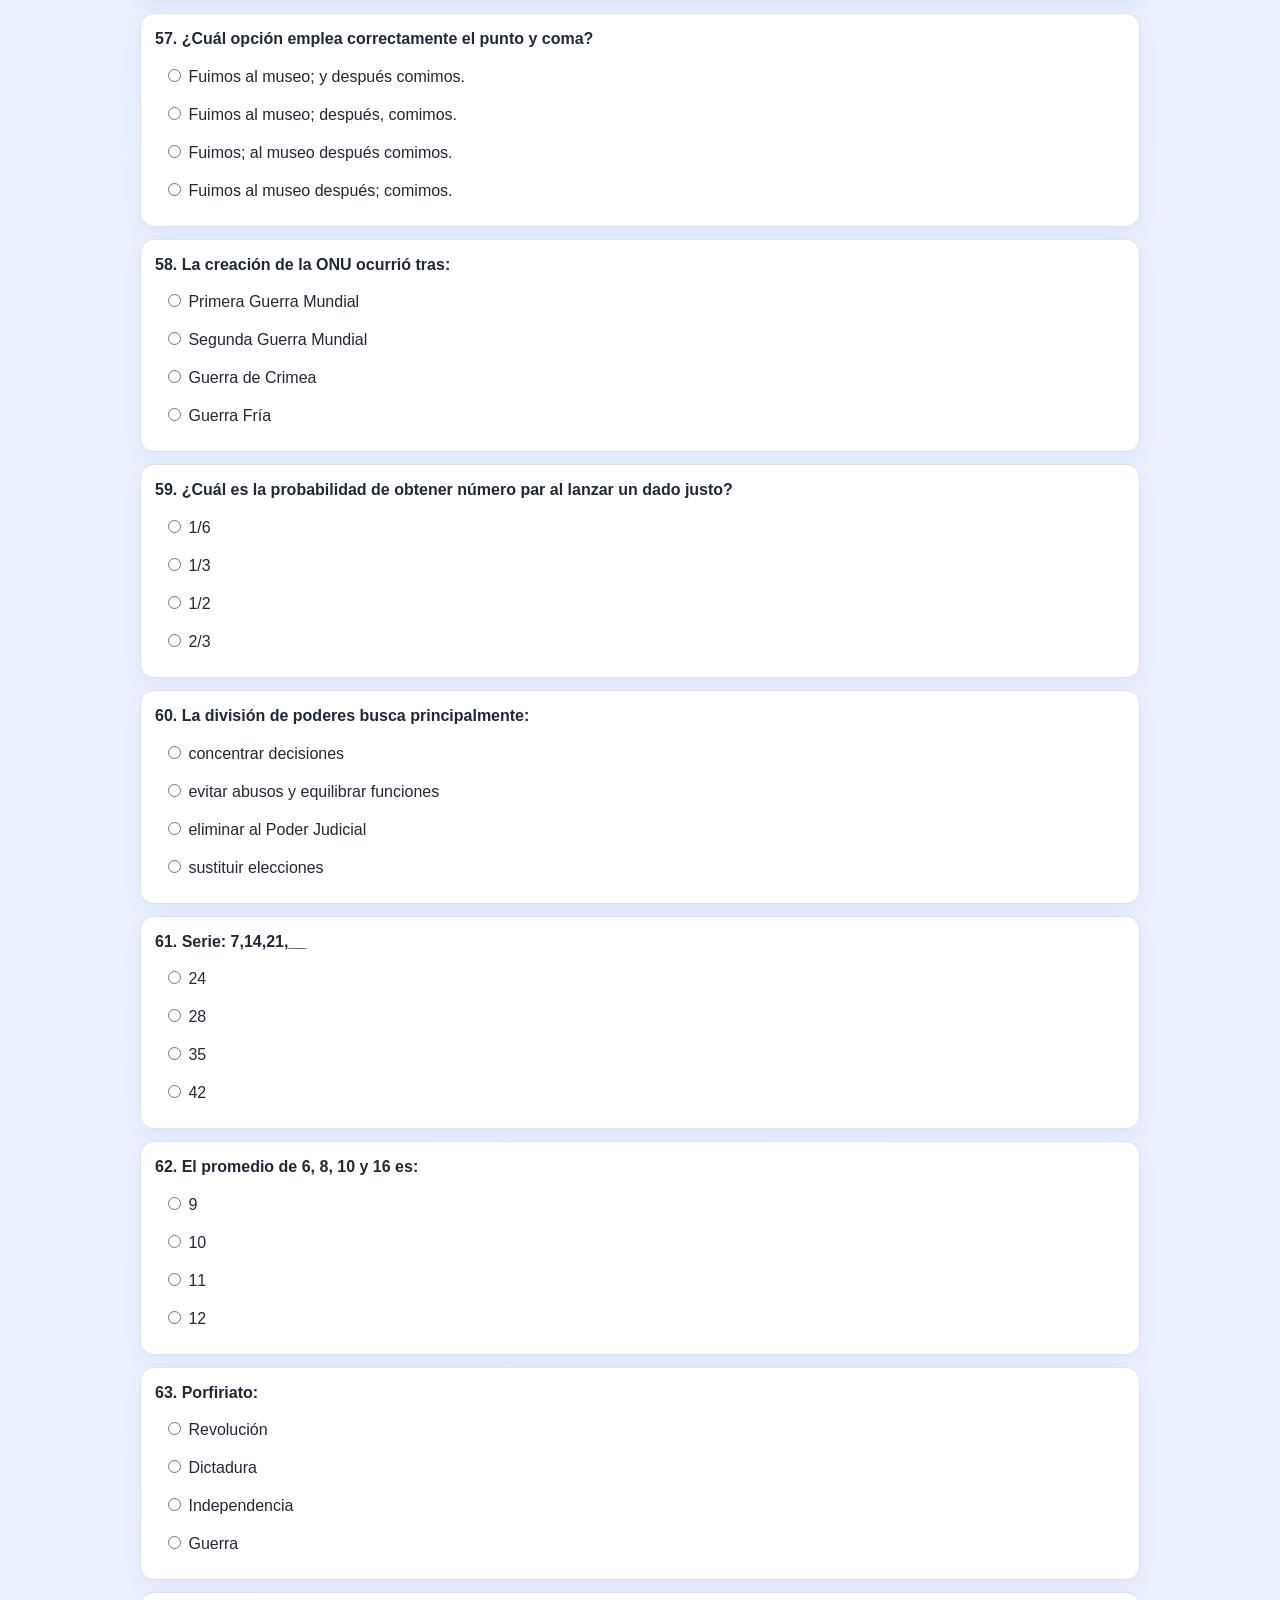
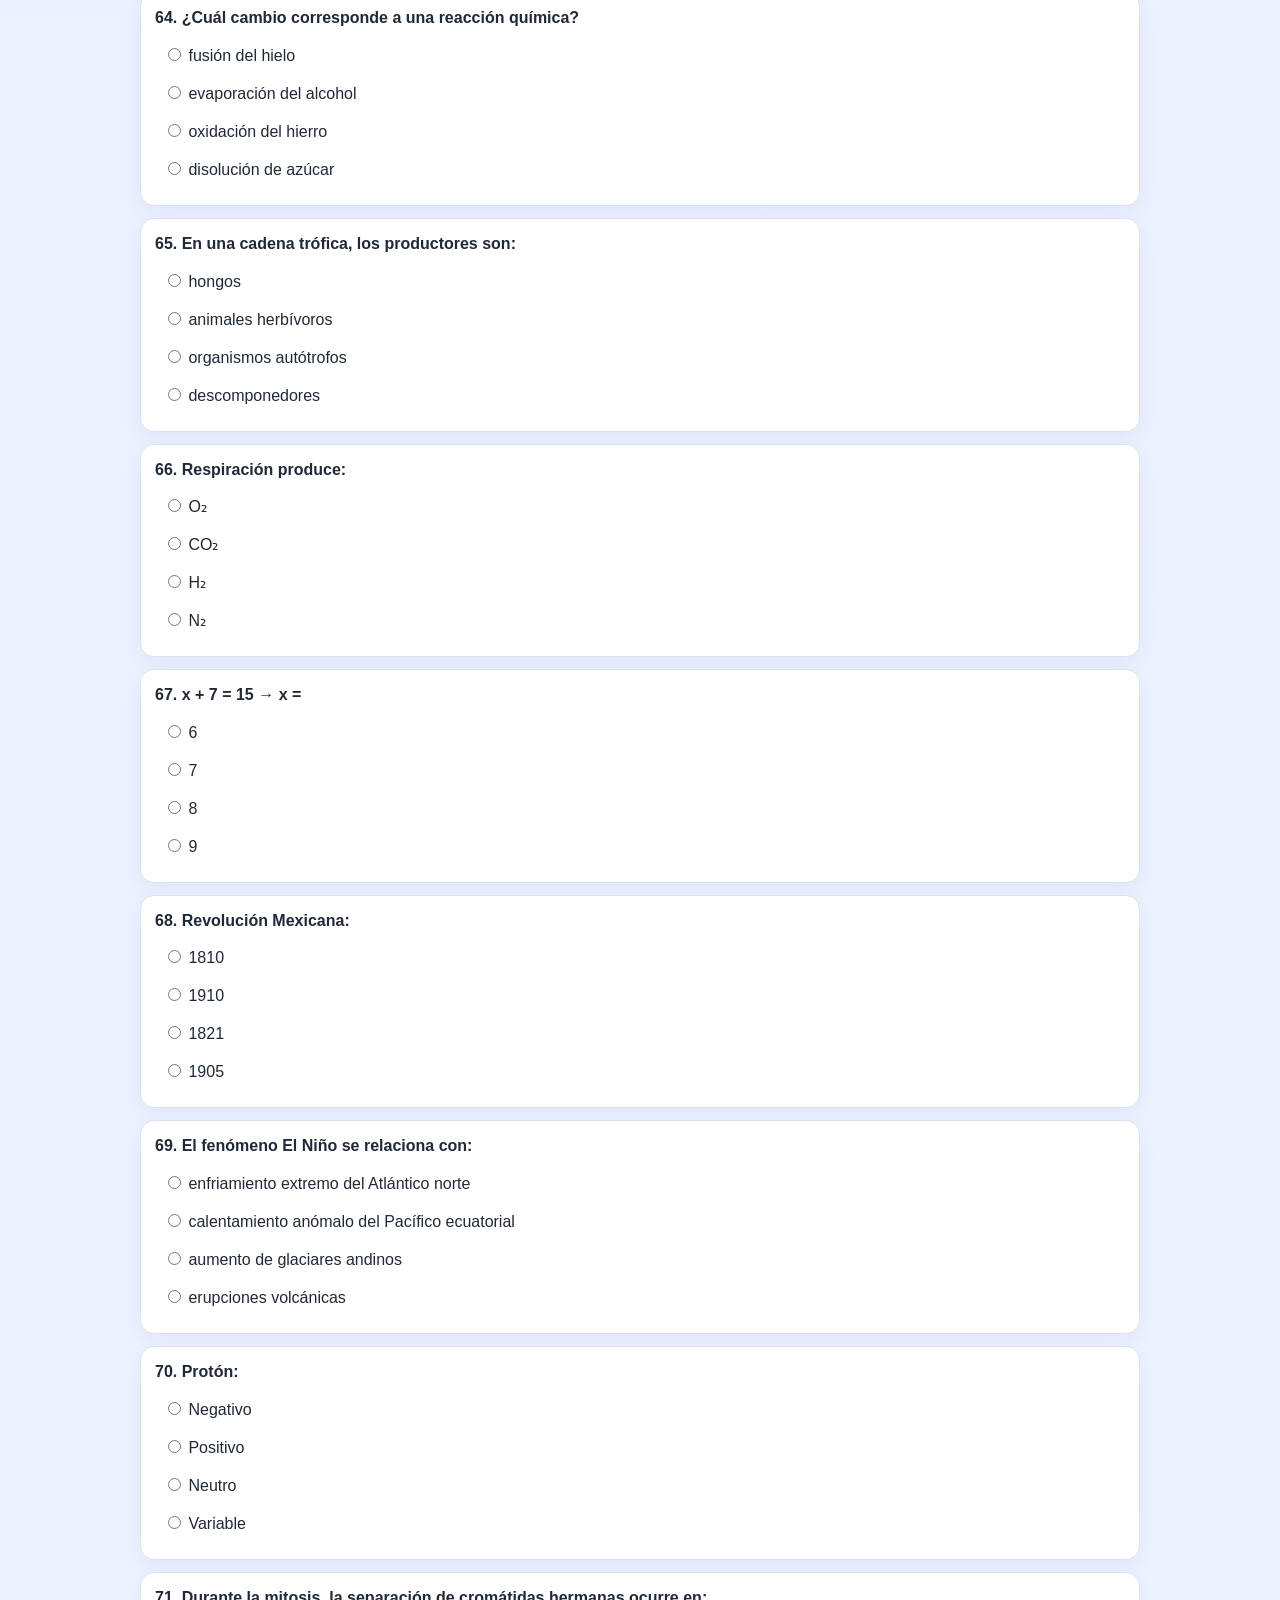
<file: simulador_ecoems_unam.html>
<!doctype html>
<html lang="es">
<head>
  <meta charset="UTF-8" />
  <meta name="viewport" content="width=device-width, initial-scale=1.0" />
  <title>Simulador ECOEMS/UNAM</title>
  <style>
    :root {
      --bg: #eef2ff;
      --bg2: #f0fdfa;
      --glow: #a78bfa;
      --card: #ffffff;
      --text: #1f2937;
      --muted: #6b7280;
      --accent: #2563eb;
      --ok: #166534;
      --bad: #991b1b;
      --border: #dbe3ef;
    }
    * { box-sizing: border-box; }
    body { font-family: Inter, "Segoe UI", Arial, sans-serif; margin: 0; background: radial-gradient(circle at 0% 0%, #dbeafe 0%, var(--bg) 40%, var(--bg2) 100%); color: var(--text); }
    .wrap { max-width: 1040px; margin: 0 auto; padding: 20px; }
    .top { position: sticky; top: 0; background: color-mix(in srgb, #eef2ff, white 32%); padding: 10px 0 12px; z-index: 5; backdrop-filter: blur(8px); border-bottom: 1px solid var(--border); }
    h1 { margin: 0 0 8px; font-size: 26px; }
    .sub { color: var(--muted); margin: 0 0 12px; }
    .toolbar { display: flex; flex-wrap: wrap; gap: 10px; align-items: center; }
    .chip { background: var(--card); border: 1px solid var(--border); border-radius: 999px; padding: 8px 12px; font-weight: bold; box-shadow: 0 5px 14px rgba(37,99,235,.08); }
    #temporizador { color: #b91c1c; }
    .pregunta { background: var(--card); border: 1px solid var(--border); border-radius: 14px; padding: 14px; margin: 12px 0; box-shadow: 0 8px 20px rgba(30,64,175,.06); transition: transform .15s ease, box-shadow .2s ease; }
    .pregunta:hover { transform: translateY(-1px); box-shadow: 0 10px 24px rgba(30,64,175,.1); }
    .pregunta p { margin: 0 0 10px; font-weight: bold; line-height: 1.35; }
    label { display: block; margin: 6px 0; padding: 6px 8px; border-radius: 6px; }
    label:hover { background: #eef2ff; }
    label:has(input:checked) { background: #e0e7ff; border: 1px solid #c7d2fe; }
    .acciones { margin: 18px 0; display: flex; gap: 10px; }
    button { padding: 10px 16px; border: none; border-radius: 8px; cursor: pointer; font-size: 15px; }
    #enviarBtn { background: var(--accent); color: #fff; font-weight: bold; }
    #enviarBtn:disabled { opacity: .55; cursor: not-allowed; }
    #resultado { margin-top: 14px; font-size: 18px; font-weight: bold; padding: 12px 14px; border-radius: 12px; background: #eff6ff; border: 1px solid #bfdbfe; }
    .progreso { margin-top: 10px; height: 10px; background: #dbeafe; border-radius: 999px; overflow: hidden; }
    .progreso > span { display: block; height: 100%; width: 0%; background: linear-gradient(90deg, #2563eb, #7c3aed); transition: width .25s ease; }
    .retro { margin-top: 10px; padding: 10px; border-radius: 8px; font-size: 14px; }
    .correcta { background: #ecfdf3; border: 1px solid #86efac; color: var(--ok); }
    .incorrecta { background: #fef2f2; border: 1px solid #fca5a5; color: var(--bad); }
  </style>
</head>
<body>
  <div class="wrap">
    <div class="top">
      <h1>Simulador de examen tipo ECOEMS/UNAM</h1>
      <p class="sub">Preguntas en orden aleatorio | Tiempo límite: 3 horas</p>
      <div class="toolbar">
        <div class="chip" id="contadorPreguntas">Total de preguntas: 128</div>
        <div class="chip">Contestadas: <span id="contestadas">0</span></div>
        <div class="chip">Tiempo restante: <span id="temporizador">03:00:00</span></div>
      </div>
      <div class="progreso" aria-hidden="true"><span id="barraProgreso"></span></div>
    </div>

    <form id="examen"></form>

    <div class="acciones">
      <button id="enviarBtn" type="button" disabled>Enviar examen</button>
    </div>
    <div id="resultado"></div>
  </div>

  <script>
const preguntas = [
  {
    "pregunta": "Si f(x)=2x^2-3x+1, ¿cuál es el valor de f(3)?",
    "opciones": [
      "8",
      "10",
      "12",
      "14"
    ],
    "correcta": 1
  },
  {
    "pregunta": "Resuelve el sistema: x+y=11, x-y=3.",
    "opciones": [
      "(x,y)=(7,4)",
      "(x,y)=(4,7)",
      "(x,y)=(8,3)",
      "(x,y)=(6,5)"
    ],
    "correcta": 0
  },
  {
    "pregunta": "¿Cuál es el valor de x en 5^(x)=125?",
    "opciones": [
      "2",
      "3",
      "4",
      "5"
    ],
    "correcta": 1
  },
  {
    "pregunta": "El promedio de 6, 8, 10 y 16 es:",
    "opciones": [
      "9",
      "10",
      "11",
      "12"
    ],
    "correcta": 1
  },
  {
    "pregunta": "Si un auto recorre 180 km en 3 horas, su velocidad media es:",
    "opciones": [
      "50 km/h",
      "55 km/h",
      "60 km/h",
      "65 km/h"
    ],
    "correcta": 2
  },
  {
    "pregunta": "¿Cuál expresión es equivalente a (a^3)(a^-1)?",
    "opciones": [
      "a^4",
      "a^2",
      "a^-3",
      "1"
    ],
    "correcta": 1
  },
  {
    "pregunta": "En un triángulo rectángulo con catetos 9 y 12, la hipotenusa mide:",
    "opciones": [
      "13",
      "14",
      "15",
      "16"
    ],
    "correcta": 2
  },
  {
    "pregunta": "¿Cuánto aumenta una cantidad de $800 al aplicar 12% de incremento?",
    "opciones": [
      "$86",
      "$94",
      "$96",
      "$112"
    ],
    "correcta": 2
  },
  {
    "pregunta": "Si 3x-2 > 10, entonces x es:",
    "opciones": [
      "x>3",
      "x>4",
      "x>5",
      "x>6"
    ],
    "correcta": 1
  },
  {
    "pregunta": "Factoriza: x^2-9",
    "opciones": [
      "(x-9)(x+1)",
      "(x-3)(x+3)",
      "(x-1)(x-9)",
      "(x+9)^2"
    ],
    "correcta": 1
  },
  {
    "pregunta": "La pendiente de la recta que pasa por (1,2) y (5,10) es:",
    "opciones": [
      "1",
      "2",
      "3",
      "4"
    ],
    "correcta": 1
  },
  {
    "pregunta": "¿Cuál es la probabilidad de obtener número par al lanzar un dado justo?",
    "opciones": [
      "1/6",
      "1/3",
      "1/2",
      "2/3"
    ],
    "correcta": 2
  },
  {
    "pregunta": "Si log10(1000)=n, entonces n vale:",
    "opciones": [
      "2",
      "3",
      "10",
      "100"
    ],
    "correcta": 1
  },
  {
    "pregunta": "El área de un círculo de radio 4 es:",
    "opciones": [
      "8π",
      "12π",
      "16π",
      "32π"
    ],
    "correcta": 2
  },
  {
    "pregunta": "Una razón equivalente a 3:5 es:",
    "opciones": [
      "6:8",
      "9:15",
      "12:25",
      "15:9"
    ],
    "correcta": 1
  },
  {
    "pregunta": "Si 2/3 de un número es 24, el número es:",
    "opciones": [
      "30",
      "32",
      "36",
      "40"
    ],
    "correcta": 2
  },
  {
    "pregunta": "En 'Los alumnos entregaron sus trabajos', el núcleo del predicado es:",
    "opciones": [
      "alumnos",
      "entregaron",
      "trabajos",
      "sus"
    ],
    "correcta": 1
  },
  {
    "pregunta": "¿Cuál opción presenta una oración compuesta coordinada adversativa?",
    "opciones": [
      "Llegó temprano y estudió",
      "No vino porque enfermó",
      "Quería salir, pero llovía",
      "Cuando llegó, cenó"
    ],
    "correcta": 2
  },
  {
    "pregunta": "El conector 'sin embargo' introduce una relación de:",
    "opciones": [
      "causa",
      "consecuencia",
      "oposición",
      "explicación"
    ],
    "correcta": 2
  },
  {
    "pregunta": "¿Cuál palabra está escrita correctamente?",
    "opciones": [
      "Exepción",
      "Excepción",
      "Ecepcion",
      "Excepsión"
    ],
    "correcta": 1
  },
  {
    "pregunta": "En un texto argumentativo, la tesis es:",
    "opciones": [
      "un dato estadístico",
      "la postura central del autor",
      "una cita textual",
      "el título"
    ],
    "correcta": 1
  },
  {
    "pregunta": "¿Qué figura retórica aparece en 'Te lo he dicho mil veces'?",
    "opciones": [
      "Metáfora",
      "Hipérbole",
      "Símil",
      "Paradoja"
    ],
    "correcta": 1
  },
  {
    "pregunta": "La función referencial del lenguaje se centra en:",
    "opciones": [
      "el emisor",
      "el receptor",
      "el mensaje estético",
      "el contexto"
    ],
    "correcta": 3
  },
  {
    "pregunta": "En 'Ayer leí una novela interesante', 'interesante' es:",
    "opciones": [
      "sustantivo",
      "adjetivo calificativo",
      "adverbio",
      "pronombre"
    ],
    "correcta": 1
  },
  {
    "pregunta": "¿Cuál opción emplea correctamente el punto y coma?",
    "opciones": [
      "Fuimos al museo; y después comimos.",
      "Fuimos al museo; después, comimos.",
      "Fuimos; al museo después comimos.",
      "Fuimos al museo después; comimos."
    ],
    "correcta": 1
  },
  {
    "pregunta": "El texto que explica cómo realizar un experimento corresponde al tipo:",
    "opciones": [
      "narrativo",
      "instructivo",
      "poético",
      "publicitario"
    ],
    "correcta": 1
  },
  {
    "pregunta": "En 'Si hubieras estudiado, habrías aprobado', el modo verbal predominante es:",
    "opciones": [
      "indicativo",
      "imperativo",
      "subjuntivo",
      "infinitivo"
    ],
    "correcta": 2
  },
  {
    "pregunta": "¿Cuál enunciado tiene concordancia correcta?",
    "opciones": [
      "La gente estaban contentas",
      "Hubieron problemas serios",
      "Los resultados fue publicados",
      "La mayoría llegó temprano"
    ],
    "correcta": 3
  },
  {
    "pregunta": "La intención principal de una reseña crítica es:",
    "opciones": [
      "relatar hechos históricos",
      "valorar una obra con argumentos",
      "vender un producto",
      "escribir poesía"
    ],
    "correcta": 1
  },
  {
    "pregunta": "¿Cuál es un ejemplo de oración pasiva?",
    "opciones": [
      "El jurado entregó el premio",
      "Entregaron el premio ayer",
      "El premio fue entregado por el jurado",
      "Se entregó tarde"
    ],
    "correcta": 2
  },
  {
    "pregunta": "La palabra 'aún' lleva tilde cuando significa:",
    "opciones": [
      "incluso",
      "todavía",
      "hasta",
      "también"
    ],
    "correcta": 1
  },
  {
    "pregunta": "En 'Me preocupa que no asistas', la proposición subordinada es:",
    "opciones": [
      "Me preocupa",
      "que no asistas",
      "no asistas",
      "me"
    ],
    "correcta": 1
  },
  {
    "pregunta": "La molécula que transporta la información hereditaria en eucariontes es:",
    "opciones": [
      "ARNm",
      "ATP",
      "ADN",
      "enzima"
    ],
    "correcta": 2
  },
  {
    "pregunta": "Durante la mitosis, la separación de cromátidas hermanas ocurre en:",
    "opciones": [
      "profase",
      "metafase",
      "anafase",
      "telofase"
    ],
    "correcta": 2
  },
  {
    "pregunta": "Si una planta se coloca en oscuridad prolongada, disminuye principalmente:",
    "opciones": [
      "respiración",
      "fotosíntesis",
      "absorción radicular",
      "transpiración"
    ],
    "correcta": 1
  },
  {
    "pregunta": "¿Qué estructura regula el intercambio de gases en las hojas?",
    "opciones": [
      "Xilema",
      "Estomas",
      "Floema",
      "Cutícula"
    ],
    "correcta": 1
  },
  {
    "pregunta": "Un ejemplo de homeostasis es:",
    "opciones": [
      "mutación al azar",
      "mantenimiento de la temperatura corporal",
      "formación de gametos",
      "crecimiento poblacional"
    ],
    "correcta": 1
  },
  {
    "pregunta": "En genética mendeliana, un individuo Aa es:",
    "opciones": [
      "homocigoto dominante",
      "homocigoto recesivo",
      "heterocigoto",
      "haploide"
    ],
    "correcta": 2
  },
  {
    "pregunta": "La selección natural favorece a los organismos que:",
    "opciones": [
      "son más grandes",
      "tienen rasgos ventajosos en su ambiente",
      "viven menos",
      "no presentan variación"
    ],
    "correcta": 1
  },
  {
    "pregunta": "¿Qué componente sanguíneo participa principalmente en la coagulación?",
    "opciones": [
      "Plaquetas",
      "Eritrocitos",
      "Plasma",
      "Linfocitos"
    ],
    "correcta": 0
  },
  {
    "pregunta": "La relación entre abeja y flor, donde ambas se benefician, es:",
    "opciones": [
      "parasitismo",
      "competencia",
      "mutualismo",
      "comensalismo"
    ],
    "correcta": 2
  },
  {
    "pregunta": "El sistema endocrino se caracteriza por:",
    "opciones": [
      "transmitir impulsos eléctricos directos",
      "liberar hormonas al torrente sanguíneo",
      "producir anticuerpos",
      "oxigenar sangre"
    ],
    "correcta": 1
  },
  {
    "pregunta": "En una cadena trófica, los productores son:",
    "opciones": [
      "hongos",
      "animales herbívoros",
      "organismos autótrofos",
      "descomponedores"
    ],
    "correcta": 2
  },
  {
    "pregunta": "La principal función de las mitocondrias es:",
    "opciones": [
      "sintetizar proteínas",
      "almacenar agua",
      "producir ATP",
      "digerir macromoléculas"
    ],
    "correcta": 2
  },
  {
    "pregunta": "La biodiversidad de un ecosistema suele disminuir por:",
    "opciones": [
      "reforestación",
      "fragmentación del hábitat",
      "uso de áreas protegidas",
      "reciclaje"
    ],
    "correcta": 1
  },
  {
    "pregunta": "¿Qué tipo de inmunidad se obtiene por vacunación?",
    "opciones": [
      "innata natural",
      "adquirida activa",
      "adquirida pasiva",
      "genética"
    ],
    "correcta": 1
  },
  {
    "pregunta": "El órgano donde ocurre la mayor absorción de nutrientes es:",
    "opciones": [
      "estómago",
      "intestino delgado",
      "colon",
      "esófago"
    ],
    "correcta": 1
  },
  {
    "pregunta": "En la teoría celular, todos los seres vivos:",
    "opciones": [
      "tienen núcleo",
      "están formados por una o más células",
      "son pluricelulares",
      "realizan fotosíntesis"
    ],
    "correcta": 1
  },
  {
    "pregunta": "¿Cuál es la configuración electrónica de valencia del oxígeno (Z=8)?",
    "opciones": [
      "2s2 2p2",
      "2s2 2p4",
      "3s2 3p4",
      "2p6"
    ],
    "correcta": 1
  },
  {
    "pregunta": "Enlace predominante en NaCl:",
    "opciones": [
      "covalente no polar",
      "covalente polar",
      "iónico",
      "metálico"
    ],
    "correcta": 2
  },
  {
    "pregunta": "Si una disolución tiene pH=2, se clasifica como:",
    "opciones": [
      "básica fuerte",
      "neutra",
      "ácida",
      "anfótera"
    ],
    "correcta": 2
  },
  {
    "pregunta": "La ley de Avogadro establece que, a T y P constantes, el volumen es proporcional a:",
    "opciones": [
      "masa",
      "moles",
      "densidad",
      "energía"
    ],
    "correcta": 1
  },
  {
    "pregunta": "En la reacción 2H2 + O2 → 2H2O, el oxidante es:",
    "opciones": [
      "H2",
      "O2",
      "H2O",
      "ninguno"
    ],
    "correcta": 1
  },
  {
    "pregunta": "¿Cuál cambio corresponde a una reacción química?",
    "opciones": [
      "fusión del hielo",
      "evaporación del alcohol",
      "oxidación del hierro",
      "disolución de azúcar"
    ],
    "correcta": 2
  },
  {
    "pregunta": "La masa molar aproximada del CO2 es:",
    "opciones": [
      "22 g/mol",
      "32 g/mol",
      "44 g/mol",
      "48 g/mol"
    ],
    "correcta": 2
  },
  {
    "pregunta": "Un compuesto orgánico se caracteriza por contener principalmente:",
    "opciones": [
      "silicio",
      "carbono",
      "sodio",
      "aluminio"
    ],
    "correcta": 1
  },
  {
    "pregunta": "Si aumenta la concentración de reactivos, la velocidad de reacción generalmente:",
    "opciones": [
      "disminuye",
      "aumenta",
      "no cambia nunca",
      "se vuelve cero"
    ],
    "correcta": 1
  },
  {
    "pregunta": "La partícula con carga +1 en el átomo es:",
    "opciones": [
      "electrón",
      "neutrón",
      "protón",
      "anión"
    ],
    "correcta": 2
  },
  {
    "pregunta": "En una neutralización ácido-base se forman típicamente:",
    "opciones": [
      "sal y agua",
      "metal y gas",
      "solo agua",
      "dos ácidos"
    ],
    "correcta": 0
  },
  {
    "pregunta": "¿Cuál es una propiedad periódica que aumenta de izquierda a derecha en un periodo?",
    "opciones": [
      "radio atómico",
      "electronegatividad",
      "carácter metálico",
      "volumen atómico"
    ],
    "correcta": 1
  },
  {
    "pregunta": "El número de oxidación del oxígeno en la mayoría de compuestos es:",
    "opciones": [
      "+2",
      "+1",
      "-1",
      "-2"
    ],
    "correcta": 3
  },
  {
    "pregunta": "Un mol contiene aproximadamente:",
    "opciones": [
      "6.02×10^20 partículas",
      "6.02×10^23 partículas",
      "3.01×10^23 partículas",
      "1.00×10^23 partículas"
    ],
    "correcta": 1
  },
  {
    "pregunta": "La destilación simple permite separar:",
    "opciones": [
      "sólidos insolubles",
      "líquidos con distintos puntos de ebullición",
      "mezclas homogéneas por magnetismo",
      "gases por filtración"
    ],
    "correcta": 1
  },
  {
    "pregunta": "En el modelo cinético, al aumentar la temperatura de un gas, aumenta:",
    "opciones": [
      "la masa de cada molécula",
      "la energía cinética promedio",
      "el número de moles automáticamente",
      "la carga eléctrica"
    ],
    "correcta": 1
  },
  {
    "pregunta": "Un móvil pasa de 10 m/s a 22 m/s en 4 s. Su aceleración es:",
    "opciones": [
      "2 m/s²",
      "3 m/s²",
      "4 m/s²",
      "5 m/s²"
    ],
    "correcta": 1
  },
  {
    "pregunta": "Si F=24 N y m=6 kg, la aceleración es:",
    "opciones": [
      "2 m/s²",
      "3 m/s²",
      "4 m/s²",
      "6 m/s²"
    ],
    "correcta": 2
  },
  {
    "pregunta": "El trabajo realizado por una fuerza de 50 N que desplaza 3 m en la misma dirección es:",
    "opciones": [
      "100 J",
      "150 J",
      "200 J",
      "250 J"
    ],
    "correcta": 1
  },
  {
    "pregunta": "¿Qué magnitud permanece constante en un MRU?",
    "opciones": [
      "aceleración distinta de cero",
      "velocidad",
      "fuerza neta no nula",
      "posición"
    ],
    "correcta": 1
  },
  {
    "pregunta": "La unidad de carga eléctrica en el SI es:",
    "opciones": [
      "Volt",
      "Coulomb",
      "Ampere",
      "Ohm"
    ],
    "correcta": 1
  },
  {
    "pregunta": "En un circuito, si V=12 V e I=3 A, la resistencia es:",
    "opciones": [
      "2 Ω",
      "3 Ω",
      "4 Ω",
      "6 Ω"
    ],
    "correcta": 2
  },
  {
    "pregunta": "Cuando una onda pasa de un medio a otro y cambia su rapidez, ocurre:",
    "opciones": [
      "difracción",
      "interferencia",
      "refracción",
      "polarización"
    ],
    "correcta": 2
  },
  {
    "pregunta": "La energía potencial gravitatoria cerca de la superficie terrestre es:",
    "opciones": [
      "Ep=mv",
      "Ep=mgh",
      "Ep=1/2mv²",
      "Ep=F/t"
    ],
    "correcta": 1
  },
  {
    "pregunta": "Si la distancia al foco de una lente convergente es menor que f, la imagen es:",
    "opciones": [
      "real e invertida",
      "virtual y derecha",
      "real y derecha",
      "nula"
    ],
    "correcta": 1
  },
  {
    "pregunta": "La tercera ley de Newton implica que las fuerzas de acción y reacción:",
    "opciones": [
      "se cancelan en el mismo cuerpo",
      "tienen igual magnitud y sentidos opuestos",
      "siempre son de fricción",
      "solo existen en reposo"
    ],
    "correcta": 1
  },
  {
    "pregunta": "Una potencia de 200 W significa:",
    "opciones": [
      "200 J por segundo",
      "200 N por metro",
      "200 C por segundo",
      "200 m/s"
    ],
    "correcta": 0
  },
  {
    "pregunta": "En caída libre ideal (sin aire), todos los cuerpos:",
    "opciones": [
      "caen con la misma aceleración",
      "el más pesado cae más rápido",
      "el más ligero cae más rápido",
      "no aceleran"
    ],
    "correcta": 0
  },
  {
    "pregunta": "La frecuencia de una onda se mide en:",
    "opciones": [
      "newton",
      "hertz",
      "joule",
      "pascal"
    ],
    "correcta": 1
  },
  {
    "pregunta": "Si un objeto describe un círculo a rapidez constante, su aceleración es:",
    "opciones": [
      "cero",
      "tangencial constante",
      "centrípeta hacia el centro",
      "aleatoria"
    ],
    "correcta": 2
  },
  {
    "pregunta": "En termodinámica, el calor fluye espontáneamente de:",
    "opciones": [
      "frío a caliente",
      "mayor temperatura a menor temperatura",
      "menor presión a mayor presión",
      "sistema aislado al exterior"
    ],
    "correcta": 1
  },
  {
    "pregunta": "El momento lineal de un cuerpo se calcula con:",
    "opciones": [
      "p=mv",
      "p=F/A",
      "p=mg",
      "p=W/t"
    ],
    "correcta": 0
  },
  {
    "pregunta": "El principal objetivo político del Plan de San Luis (1910) fue:",
    "opciones": [
      "restaurar el virreinato",
      "desconocer la reelección de Díaz",
      "implantar monarquía",
      "anexar territorios"
    ],
    "correcta": 1
  },
  {
    "pregunta": "Las Leyes de Reforma impulsaron, entre otros puntos:",
    "opciones": [
      "unión Iglesia-Estado",
      "separación Iglesia-Estado",
      "reelección indefinida",
      "supresión del federalismo"
    ],
    "correcta": 1
  },
  {
    "pregunta": "La Constitución de 1917 incorporó por primera vez en México:",
    "opciones": [
      "sufragio censitario",
      "derechos sociales",
      "monarquía constitucional",
      "reelección presidencial"
    ],
    "correcta": 1
  },
  {
    "pregunta": "La causa inmediata de la Primera Guerra Mundial fue:",
    "opciones": [
      "invasión de Polonia",
      "asesinato del archiduque Francisco Fernando",
      "crisis de los misiles",
      "caída del Muro de Berlín"
    ],
    "correcta": 1
  },
  {
    "pregunta": "El periodo conocido como 'Milagro Mexicano' se asocia con:",
    "opciones": [
      "crecimiento económico sostenido a mitad del siglo XX",
      "guerra civil permanente",
      "caída de exportaciones petroleras en 1810",
      "fin del PRI en 2000"
    ],
    "correcta": 0
  },
  {
    "pregunta": "¿Qué buscaba principalmente el movimiento de Independencia de México en su inicio?",
    "opciones": [
      "mantener privilegios peninsulares",
      "autonomía y ruptura del orden colonial",
      "anexión a Francia",
      "abolir la agricultura"
    ],
    "correcta": 1
  },
  {
    "pregunta": "La Doctrina Monroe (1823) se resume como:",
    "opciones": [
      "América para los americanos",
      "Europa para los europeos",
      "Asia para Asia",
      "África unificada"
    ],
    "correcta": 0
  },
  {
    "pregunta": "Durante el cardenismo, una medida clave fue:",
    "opciones": [
      "privatización petrolera",
      "expropiación petrolera",
      "disolución de ejidos",
      "reelección presidencial"
    ],
    "correcta": 1
  },
  {
    "pregunta": "La Revolución Industrial inició primero en:",
    "opciones": [
      "Francia",
      "Alemania",
      "Inglaterra",
      "España"
    ],
    "correcta": 2
  },
  {
    "pregunta": "La Guerra Fría se caracterizó por:",
    "opciones": [
      "enfrentamiento ideológico sin guerra directa entre superpotencias",
      "alianza militar única mundial",
      "ausencia de conflictos regionales",
      "expansión del feudalismo"
    ],
    "correcta": 0
  },
  {
    "pregunta": "El Tratado de Tordesillas (1494) tuvo como propósito:",
    "opciones": [
      "dividir áreas de expansión entre España y Portugal",
      "independizar colonias inglesas",
      "crear la ONU",
      "abolir la esclavitud"
    ],
    "correcta": 0
  },
  {
    "pregunta": "En México, la etapa de 'Maximato' se vinculó al predominio político de:",
    "opciones": [
      "Madero",
      "Calles",
      "Cárdenas",
      "Huerta"
    ],
    "correcta": 1
  },
  {
    "pregunta": "La caída de Constantinopla en 1453 suele considerarse un hito para el fin de:",
    "opciones": [
      "Edad Antigua",
      "Edad Media",
      "Edad Moderna",
      "Edad Contemporánea"
    ],
    "correcta": 1
  },
  {
    "pregunta": "El Congreso de Viena (1815) buscó principalmente:",
    "opciones": [
      "expandir ideas liberales",
      "restaurar el orden monárquico europeo",
      "fundar la OTAN",
      "abolir fronteras"
    ],
    "correcta": 1
  },
  {
    "pregunta": "La principal demanda agraria del zapatismo se sintetiza en:",
    "opciones": [
      "Sufragio efectivo",
      "Tierra y libertad",
      "Orden y progreso",
      "No intervención"
    ],
    "correcta": 1
  },
  {
    "pregunta": "La creación de la ONU ocurrió tras:",
    "opciones": [
      "Primera Guerra Mundial",
      "Segunda Guerra Mundial",
      "Guerra de Crimea",
      "Guerra Fría"
    ],
    "correcta": 1
  },
  {
    "pregunta": "La latitud de un lugar se mide respecto a:",
    "opciones": [
      "meridiano de Greenwich",
      "nivel del mar",
      "Ecuador",
      "Trópico de Cáncer"
    ],
    "correcta": 2
  },
  {
    "pregunta": "Un huso horario equivale aproximadamente a:",
    "opciones": [
      "10° de longitud",
      "15° de longitud",
      "20° de latitud",
      "30° de latitud"
    ],
    "correcta": 1
  },
  {
    "pregunta": "El clima seco con escasas lluvias y alta evaporación corresponde a regiones:",
    "opciones": [
      "selváticas",
      "desérticas",
      "polares húmedas",
      "templadas lluviosas"
    ],
    "correcta": 1
  },
  {
    "pregunta": "La mayor parte del relieve mexicano pertenece a:",
    "opciones": [
      "llanuras costeras",
      "mesetas y sierras",
      "valles glaciares",
      "archipiélagos"
    ],
    "correcta": 1
  },
  {
    "pregunta": "La corriente de Humboldt influye principalmente en:",
    "opciones": [
      "costa occidental de Sudamérica",
      "mar Caribe",
      "golfo de México",
      "océano Ártico"
    ],
    "correcta": 0
  },
  {
    "pregunta": "En demografía, la transición demográfica avanzada se asocia con:",
    "opciones": [
      "alta natalidad y alta mortalidad",
      "baja natalidad y baja mortalidad",
      "alta mortalidad infantil",
      "crecimiento explosivo permanente"
    ],
    "correcta": 1
  },
  {
    "pregunta": "El principal gas de efecto invernadero emitido por actividades humanas es:",
    "opciones": [
      "oxígeno",
      "dióxido de carbono",
      "argón",
      "helio"
    ],
    "correcta": 1
  },
  {
    "pregunta": "Una cuenca endorreica se caracteriza porque:",
    "opciones": [
      "desemboca en el mar",
      "no tiene salida al mar",
      "solo contiene agua subterránea",
      "está en zonas polares"
    ],
    "correcta": 1
  },
  {
    "pregunta": "El fenómeno El Niño se relaciona con:",
    "opciones": [
      "enfriamiento extremo del Atlántico norte",
      "calentamiento anómalo del Pacífico ecuatorial",
      "aumento de glaciares andinos",
      "erupciones volcánicas"
    ],
    "correcta": 1
  },
  {
    "pregunta": "La urbanización acelerada sin planeación puede provocar:",
    "opciones": [
      "mayor cobertura vegetal",
      "déficit de servicios y movilidad",
      "menor contaminación",
      "disminución del suelo impermeable"
    ],
    "correcta": 1
  },
  {
    "pregunta": "El tipo de frontera que separa dos estados por líneas astronómicas es:",
    "opciones": [
      "natural",
      "geométrica",
      "histórica",
      "cultural"
    ],
    "correcta": 1
  },
  {
    "pregunta": "La disponibilidad de agua dulce en México se distribuye:",
    "opciones": [
      "de forma homogénea",
      "con mayor concentración en el sur-sureste",
      "solo en el norte",
      "solo en costas"
    ],
    "correcta": 1
  },
  {
    "pregunta": "La actividad económica del sector terciario incluye:",
    "opciones": [
      "minería",
      "agricultura",
      "servicios",
      "pesca"
    ],
    "correcta": 2
  },
  {
    "pregunta": "Una pirámide poblacional de base estrecha y cima ancha indica:",
    "opciones": [
      "población joven en expansión",
      "envejecimiento demográfico",
      "alta fecundidad",
      "fuerte migración infantil"
    ],
    "correcta": 1
  },
  {
    "pregunta": "El río Bravo funciona en gran parte como límite entre:",
    "opciones": [
      "México y Guatemala",
      "México y Estados Unidos",
      "México y Belice",
      "Canadá y EUA"
    ],
    "correcta": 1
  },
  {
    "pregunta": "La región con mayor biodiversidad terrestre del planeta es:",
    "opciones": [
      "taiga",
      "tundra",
      "selva tropical húmeda",
      "estepa"
    ],
    "correcta": 2
  },
  {
    "pregunta": "El principio de supremacía constitucional implica que:",
    "opciones": [
      "las leyes locales están por encima de la Constitución",
      "ninguna norma puede contradecir la Constitución",
      "solo el Ejecutivo interpreta la ley",
      "los tratados no tienen validez"
    ],
    "correcta": 1
  },
  {
    "pregunta": "La división de poderes busca principalmente:",
    "opciones": [
      "concentrar decisiones",
      "evitar abusos y equilibrar funciones",
      "eliminar al Poder Judicial",
      "sustituir elecciones"
    ],
    "correcta": 1
  },
  {
    "pregunta": "Un derecho humano es universal porque:",
    "opciones": [
      "depende de nacionalidad",
      "se reconoce a toda persona",
      "solo aplica a mayores de edad",
      "lo otorga cada empresa"
    ],
    "correcta": 1
  },
  {
    "pregunta": "La rendición de cuentas en democracia significa:",
    "opciones": [
      "ocultar decisiones públicas",
      "informar y justificar acciones de gobierno",
      "cancelar auditorías",
      "limitar acceso a datos"
    ],
    "correcta": 1
  },
  {
    "pregunta": "El voto libre y secreto garantiza principalmente:",
    "opciones": [
      "presión de grupos",
      "autonomía de decisión ciudadana",
      "control empresarial",
      "reelección automática"
    ],
    "correcta": 1
  },
  {
    "pregunta": "Cuando una autoridad actúa fuera de la ley, se vulnera el principio de:",
    "opciones": [
      "legalidad",
      "solidaridad",
      "pluralidad",
      "subsidiariedad"
    ],
    "correcta": 0
  },
  {
    "pregunta": "La participación ciudadana NO electoral incluye:",
    "opciones": [
      "plebiscito y consulta",
      "solo campañas partidistas",
      "evitar deliberación pública",
      "anular derechos civiles"
    ],
    "correcta": 0
  },
  {
    "pregunta": "La igualdad sustantiva entre mujeres y hombres requiere:",
    "opciones": [
      "tratos idénticos en todo caso",
      "medidas que eliminen brechas reales",
      "eliminar licencias de maternidad",
      "restringir educación"
    ],
    "correcta": 1
  },
  {
    "pregunta": "La CNDH en México tiene como función principal:",
    "opciones": [
      "dictar sentencias penales",
      "proteger y promover derechos humanos",
      "organizar elecciones",
      "recaudar impuestos"
    ],
    "correcta": 1
  },
  {
    "pregunta": "La cultura de la legalidad se fortalece cuando la ciudadanía:",
    "opciones": [
      "normaliza la corrupción",
      "cumple normas y denuncia irregularidades",
      "evita participar",
      "justifica sobornos"
    ],
    "correcta": 1
  },
  {
    "pregunta": "El interés superior de la niñez obliga al Estado a:",
    "opciones": [
      "priorizar gasto militar",
      "proteger integralmente sus derechos",
      "reducir educación pública",
      "limitar salud preventiva"
    ],
    "correcta": 1
  },
  {
    "pregunta": "La libertad de expresión tiene como límite legítimo:",
    "opciones": [
      "la crítica al gobierno",
      "los derechos de terceros y la ley",
      "cualquier opinión distinta",
      "la pluralidad"
    ],
    "correcta": 1
  },
  {
    "pregunta": "Un conflicto comunitario se atiende mejor mediante:",
    "opciones": [
      "violencia directa",
      "diálogo, mediación y acuerdos",
      "desinformación",
      "exclusión de minorías"
    ],
    "correcta": 1
  },
  {
    "pregunta": "La transparencia pública permite a la ciudadanía:",
    "opciones": [
      "acceder a información gubernamental",
      "suprimir órganos autónomos",
      "evitar auditorías",
      "cancelar elecciones"
    ],
    "correcta": 0
  },
  {
    "pregunta": "La no discriminación implica que:",
    "opciones": [
      "se puede excluir por origen étnico",
      "todas las personas merecen trato digno e igualitario",
      "solo algunos grupos tienen derechos",
      "la ley favorece prejuicios"
    ],
    "correcta": 1
  },
  {
    "pregunta": "En un Estado democrático, la soberanía reside fundamentalmente en:",
    "opciones": [
      "las fuerzas armadas",
      "el pueblo",
      "el poder económico",
      "los partidos"
    ],
    "correcta": 1
  },
  {
    "pregunta": "¿Cuánto es √169?",
    "opciones": ["17", "13", "11", "25"],
    "correcta": 1
  },
  {
    "pregunta": "25% de 200 =",
    "opciones": ["25", "50", "75", "100"],
    "correcta": 1
  },
  {
    "pregunta": "x + 7 = 15 → x =",
    "opciones": ["6", "7", "8", "9"],
    "correcta": 2
  },
  {
    "pregunta": "Área triángulo (b=8, h=6):",
    "opciones": ["48", "24", "14", "32"],
    "correcta": 1
  },
  {
    "pregunta": "Perímetro cuadrado lado 9:",
    "opciones": ["18", "27", "36", "81"],
    "correcta": 2
  },
  {
    "pregunta": "4/8 =",
    "opciones": ["1/4", "1/2", "2/3", "3/4"],
    "correcta": 1
  },
  {
    "pregunta": "5x = 25 → x =",
    "opciones": ["3", "4", "5", "6"],
    "correcta": 2
  },
  {
    "pregunta": "120 ÷ 3 × 2 =",
    "opciones": ["80", "60", "40", "100"],
    "correcta": 0
  },
  {
    "pregunta": "Pendiente (1,2) a (3,6):",
    "opciones": ["1", "2", "3", "4"],
    "correcta": 1
  },
  {
    "pregunta": "Área círculo r=4:",
    "opciones": ["8π", "16π", "4π", "12π"],
    "correcta": 1
  },
  {
    "pregunta": "3⁴ =",
    "opciones": ["27", "64", "81", "12"],
    "correcta": 2
  },
  {
    "pregunta": "2x + 6 = 14 → x =",
    "opciones": ["3", "4", "5", "6"],
    "correcta": 1
  },
  {
    "pregunta": "Promedio 3,6,9:",
    "opciones": ["5", "6", "7", "8"],
    "correcta": 1
  },
  {
    "pregunta": "7×8 =",
    "opciones": ["54", "56", "64", "48"],
    "correcta": 1
  },
  {
    "pregunta": "1/2 + 1/3 =",
    "opciones": ["5/6", "2/5", "1", "3/5"],
    "correcta": 0
  },
  {
    "pregunta": "Área rectángulo 7×5:",
    "opciones": ["35", "30", "25", "40"],
    "correcta": 0
  },
  {
    "pregunta": "10² =",
    "opciones": ["20", "50", "100", "10"],
    "correcta": 2
  },
  {
    "pregunta": "15% de 80 =",
    "opciones": ["10", "12", "15", "20"],
    "correcta": 1
  },
  {
    "pregunta": "Constitución Mexicana:",
    "opciones": ["1810", "1917", "1821", "1900"],
    "correcta": 1
  },
  {
    "pregunta": "Independencia inicia:",
    "opciones": ["1810", "1821", "1910", "1800"],
    "correcta": 0
  },
  {
    "pregunta": "Revolución Mexicana:",
    "opciones": ["1810", "1910", "1821", "1905"],
    "correcta": 1
  },
  {
    "pregunta": "Benito Juárez fue:",
    "opciones": ["Rey", "Presidente", "Militar", "Virrey"],
    "correcta": 1
  },
  {
    "pregunta": "Porfiriato:",
    "opciones": ["Revolución", "Dictadura", "Independencia", "Guerra"],
    "correcta": 1
  },
  {
    "pregunta": "Derecho humano es:",
    "opciones": ["Opcional", "Universal", "Privado", "Limitado"],
    "correcta": 1
  },
  {
    "pregunta": "Democracia implica:",
    "opciones": ["Dictadura", "Participación", "Monarquía", "Militar"],
    "correcta": 1
  },
  {
    "pregunta": "Ley sirve para:",
    "opciones": ["Castigar", "Regular", "Ignorar", "Dominar"],
    "correcta": 1
  },
  {
    "pregunta": "Ciudadano:",
    "opciones": ["Extranjero", "Con derechos", "Visitante", "Turista"],
    "correcta": 1
  },
  {
    "pregunta": "Valor cívico:",
    "opciones": ["Egoísmo", "Respeto", "Violencia", "Poder"],
    "correcta": 1
  },
  {
    "pregunta": "Velocidad =",
    "opciones": ["d/t", "m×a", "F×d", "E"],
    "correcta": 0
  },
  {
    "pregunta": "Fuerza =",
    "opciones": ["m×a", "d/t", "v/t", "m/v"],
    "correcta": 0
  },
  {
    "pregunta": "Energía cinética:",
    "opciones": ["Movimiento", "Altura", "Masa", "Tiempo"],
    "correcta": 0
  },
  {
    "pregunta": "Energía potencial:",
    "opciones": ["Movimiento", "Altura", "Tiempo", "Masa"],
    "correcta": 1
  },
  {
    "pregunta": "Trabajo =",
    "opciones": ["F×d", "m×a", "v/t", "m/v"],
    "correcta": 0
  },
  {
    "pregunta": "Átomo:",
    "opciones": ["Energía", "Unidad materia", "Gas", "Luz"],
    "correcta": 1
  },
  {
    "pregunta": "Protón:",
    "opciones": ["Negativo", "Positivo", "Neutro", "Variable"],
    "correcta": 1
  },
  {
    "pregunta": "Electrón:",
    "opciones": ["Positivo", "Negativo", "Neutro", "Variable"],
    "correcta": 1
  },
  {
    "pregunta": "pH mide:",
    "opciones": ["Masa", "Acidez", "Energía", "Volumen"],
    "correcta": 1
  },
  {
    "pregunta": "Densidad:",
    "opciones": ["m/v", "v/m", "m×v", "m+v"],
    "correcta": 0
  },
  {
    "pregunta": "Célula:",
    "opciones": ["Órgano", "Unidad básica", "Sistema", "Tejido"],
    "correcta": 1
  },
  {
    "pregunta": "ADN:",
    "opciones": ["Energía", "Info genética", "Agua", "Aire"],
    "correcta": 1
  },
  {
    "pregunta": "Fotosíntesis produce:",
    "opciones": ["CO₂", "O₂", "N₂", "H₂"],
    "correcta": 1
  },
  {
    "pregunta": "Respiración produce:",
    "opciones": ["O₂", "CO₂", "H₂", "N₂"],
    "correcta": 1
  },
  {
    "pregunta": "Mitocondria:",
    "opciones": ["Energía", "ADN", "Agua", "Aire"],
    "correcta": 0
  },
  {
    "pregunta": "Serie: 3,6,12,__",
    "opciones": ["18", "24", "36", "30"],
    "correcta": 1
  },
  {
    "pregunta": "Serie: 1,4,9,16,__",
    "opciones": ["20", "25", "30", "36"],
    "correcta": 1
  },
  {
    "pregunta": "2 es a 4 como 3 es a:",
    "opciones": ["6", "8", "9", "12"],
    "correcta": 0
  },
  {
    "pregunta": "Analogía: lápiz : escribir :: tijeras :",
    "opciones": ["cortar", "pegar", "medir", "dibujar"],
    "correcta": 0
  },
  {
    "pregunta": "Palabra intrusa:",
    "opciones": ["perro", "gato", "mesa", "león"],
    "correcta": 2
  },
  {
    "pregunta": "Serie: 5,10,20,__",
    "opciones": ["30", "40", "50", "60"],
    "correcta": 1
  },
  {
    "pregunta": "4 es a 16 como 5 es a:",
    "opciones": ["20", "25", "30", "40"],
    "correcta": 1
  },
  {
    "pregunta": "Serie: 2,5,10,17,__",
    "opciones": ["24", "26", "28", "30"],
    "correcta": 1
  },
  {
    "pregunta": "Analogía: libro : leer :: cuchillo :",
    "opciones": ["cortar", "escribir", "comer", "abrir"],
    "correcta": 0
  },
  {
    "pregunta": "Serie: 7,14,21,__",
    "opciones": ["24", "28", "35", "42"],
    "correcta": 1

  }
];

    const examen = document.getElementById('examen');
    const enviarBtn = document.getElementById('enviarBtn');
    const resultado = document.getElementById('resultado');
    const temporizadorEl = document.getElementById('temporizador');
    const contadorPreguntas = document.getElementById('contadorPreguntas');
    const contestadas = document.getElementById('contestadas');
    const barraProgreso = document.getElementById('barraProgreso');

    function mezclar(array) {
      const copia = [...array];
      for (let i = copia.length - 1; i > 0; i--) {
        const j = Math.floor(Math.random() * (i + 1));
        [copia[i], copia[j]] = [copia[j], copia[i]];
      }
      return copia;
    }

    const preguntasAleatorias = mezclar(preguntas);
    contadorPreguntas.textContent = `Total de preguntas: ${preguntasAleatorias.length}`;

    preguntasAleatorias.forEach((item, i) => {
      const contenedor = document.createElement('div');
      contenedor.className = 'pregunta';
      contenedor.dataset.index = i;

      const titulo = document.createElement('p');
      titulo.textContent = `${i + 1}. ${item.pregunta}`;
      contenedor.appendChild(titulo);

      item.opciones.forEach((opcion, j) => {
        const etiqueta = document.createElement('label');
        const radio = document.createElement('input');
        radio.type = 'radio';
        radio.name = `pregunta-${i}`;
        radio.value = j;
        etiqueta.appendChild(radio);
        etiqueta.appendChild(document.createTextNode(' ' + opcion));
        contenedor.appendChild(etiqueta);
      });

      const retro = document.createElement('div');
      retro.className = 'retro';
      retro.style.display = 'none';
      retro.id = `retro-${i}`;
      contenedor.appendChild(retro);

      examen.appendChild(contenedor);
    });

    let examenEnviado = false;
    let tiempoRestante = 3 * 60 * 60; // 3 horas en segundos

    function formatearTiempo(segundos) {
      const h = String(Math.floor(segundos / 3600)).padStart(2, '0');
      const m = String(Math.floor((segundos % 3600) / 60)).padStart(2, '0');
      const s = String(segundos % 60).padStart(2, '0');
      return `${h}:${m}:${s}`;
    }

    function deshabilitarExamen() {
      document.querySelectorAll('input[type="radio"]').forEach(inp => inp.disabled = true);
      enviarBtn.disabled = true;
    }

    function enviarExamen(forzadoPorTiempo = false) {
      if (examenEnviado) return;
      examenEnviado = true;
      clearInterval(intervaloTemporizador);

      let aciertos = 0;

      preguntasAleatorias.forEach((item, i) => {
        const seleccionada = document.querySelector(`input[name="pregunta-${i}"]:checked`);
        const retro = document.getElementById(`retro-${i}`);
        const correctaTexto = item.opciones[item.correcta];

        if (seleccionada && Number(seleccionada.value) === item.correcta) {
          aciertos++;
          retro.className = 'retro correcta';
          retro.textContent = `✅ Correcta. Respuesta: ${correctaTexto}`;
        } else {
          retro.className = 'retro incorrecta';
          if (seleccionada) {
            const elegida = item.opciones[Number(seleccionada.value)];
            retro.textContent = `❌ Incorrecta. Tu respuesta: ${elegida} | Correcta: ${correctaTexto}`;
          } else {
            retro.textContent = `❌ Sin respuesta. Correcta: ${correctaTexto}`;
          }
        }
        retro.style.display = 'block';
      });

      const total = preguntasAleatorias.length;
      const errores = total - aciertos;
      const extra = forzadoPorTiempo ? ' (el tiempo se agotó)' : '';
      resultado.textContent = `Resultado final${extra}: Aciertos: ${aciertos} | Errores: ${errores} | Total: ${total}`;

      deshabilitarExamen();
    }

    temporizadorEl.textContent = formatearTiempo(tiempoRestante);
    const intervaloTemporizador = setInterval(() => {
      if (examenEnviado) return;
      tiempoRestante--;
      temporizadorEl.textContent = formatearTiempo(Math.max(0, tiempoRestante));
      if (tiempoRestante <= 0) {
        enviarExamen(true);
      }
    }, 1000);

    examen.addEventListener('change', () => {
      const respondidas = document.querySelectorAll('input[type="radio"]:checked').length;
      contestadas.textContent = String(respondidas);
      barraProgreso.style.width = `${(respondidas / preguntasAleatorias.length) * 100}%`;
      enviarBtn.disabled = respondidas === 0;
    });

    enviarBtn.addEventListener('click', () => enviarExamen(false));
  </script>
</body>
</html>
</file>
